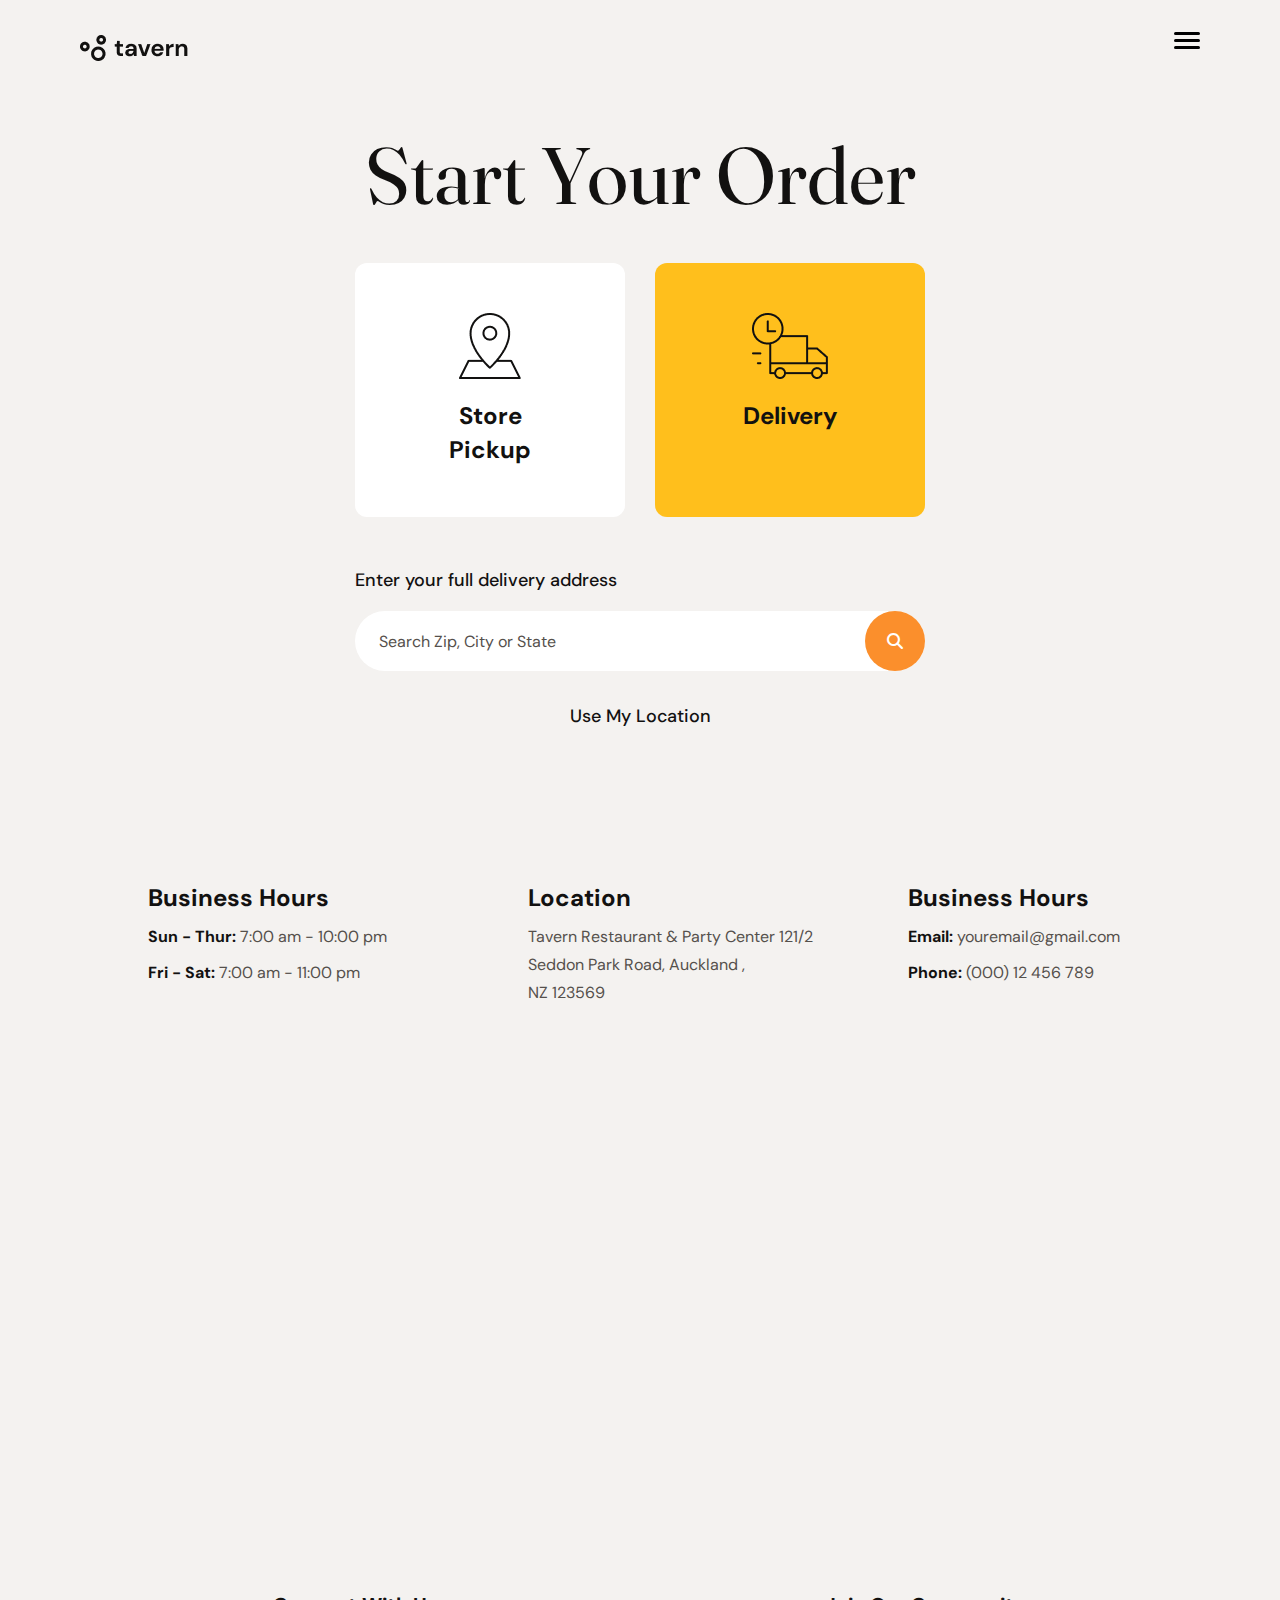
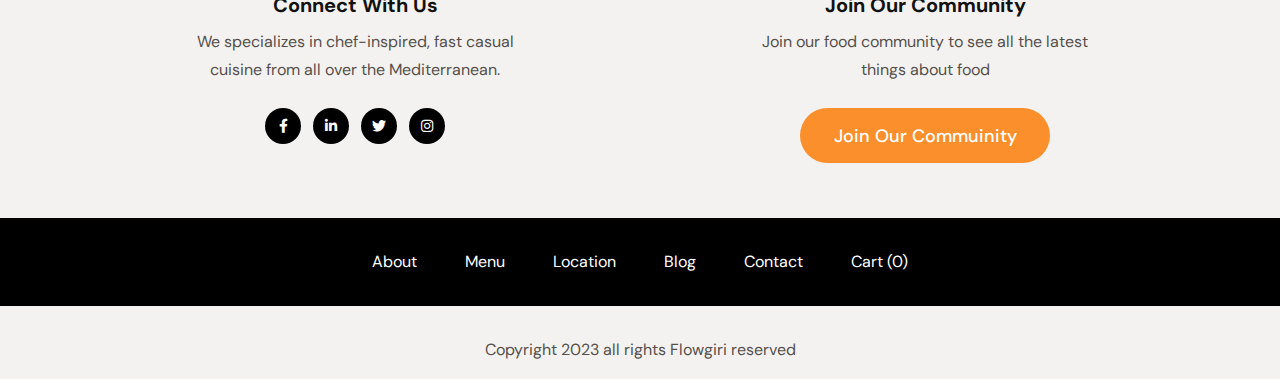
<file: order.html>
<!DOCTYPE html>
<html lang="en">
<head>
  <meta charset="UTF-8">
  <meta name="viewport" content="width=device-width, initial-scale=1.0">
  <title>Home</title>
  <!-- Favicon-img -->
  <link rel="icon"  href="assets/img/Favicon/figma-icon-2048x2048-lvgft610.png">
  <!-- Fontawsome -->
   <link rel="stylesheet" href="assets/Fontawsome/Css/all.min.css">
   <link rel="stylesheet" href="assets/Fontawsome/Css/fontawesome.css">
  <!-- Link Full Project-Animation -->
   <link rel="stylesheet" href="assets/css/animation.css">
  <!-- Bootstrap -->
  <link rel="stylesheet" href="assets/css/Bootstrap.css">
 <!-- Icon-Set -->
  <link rel="stylesheet" href="assets/css/iconly.min.css">
 <!-- Link Swiper's CSS -->
  <link rel="stylesheet" href="https://cdn.jsdelivr.net/npm/swiper@11/swiper-bundle.min.css" />
  <!-- Css-Link -->
  <link rel="stylesheet" href="assets/css/style.css">
  <!-- Responsive-Css -->
  <link rel="stylesheet" href="assets/css/responsive.css">
</head>
<body class="body-bg-color-set">
  


<!-- =============================================================Top-Header-Nav-Home====================================== -->
 <!-- =============================================================================================================== -->
 <header>
  <div class="container Home-nav-sec mt-3">
    <input type="checkbox" name="check" id="check">
    <div class="logo-container">
      <img src="assets/img/Home/Logo.png" alt="">
     </div>

    <div class="nav-btn">
      <div class="nav-links">
        <ul>
 
          <li class="nav-link" style="--i: 1.1s">
            <a href="index.html">About</a>
            <div class="dropdown">
              <ul>
                <li class="dropdown-link">
                  <a href="#">Link 1</a>
                </li>
                <li class="dropdown-link">
                  <a href="#">Link 2</a>
                </li>
                <li class="dropdown-link">
                  <a href="#">Link 3<i class="fas fa-caret-down"></i></a>
                  <div class="dropdown second">
                    <ul>
                      <li class="dropdown-link">
                        <a href="#">Link 1</a>
                      </li>
                      <li class="dropdown-link">
                        <a href="#">Link 2</a>
                      </li>
                      <li class="dropdown-link">
                        <a href="#">Link 3</a>
                      </li>
                      <li class="dropdown-link">
                        <a href="#">More<i class="fas fa-caret-down"></i></a>
                        <div class="dropdown second">
                          <ul>
                            <li class="dropdown-link">
                              <a href="#">Link 1</a>
                            </li>
                            <li class="dropdown-link">
                              <a href="#">Link 2</a>
                            </li>
                            <li class="dropdown-link">
                              <a href="#">Link 3</a>
                            </li>
                          </ul>
                        </div>
                      </li>
                    </ul>
                  </div>
                </li>
                <li class="dropdown-link">
                  <a href="#">Link 4</a>
                </li>
              </ul>
            </div>
          </li>
          
 
          <li class="nav-link" style="--i: 1.1s">
            <a href="about.html">Menu</a>
            <div class="dropdown">
              <ul>
                <li class="dropdown-link">
                  <a href="#">Link 1</a>
                </li>
                <li class="dropdown-link">
                  <a href="#">Link 2</a>
                </li>
                <li class="dropdown-link">
                  <a href="#">Link 3<i class="fas fa-caret-down"></i></a>
                  <div class="dropdown second">
                    <ul>
                      <li class="dropdown-link">
                        <a href="#">Link 1</a>
                      </li>
                      <li class="dropdown-link">
                        <a href="#">Link 2</a>
                      </li>
                      <li class="dropdown-link">
                        <a href="#">Link 3</a>
                      </li>
                      <li class="dropdown-link">
                        <a href="#">More<i class="fas fa-caret-down"></i></a>
                        <div class="dropdown second">
                          <ul>
                            <li class="dropdown-link">
                              <a href="#">Link 1</a>
                            </li>
                            <li class="dropdown-link">
                              <a href="#">Link 2</a>
                            </li>
                            <li class="dropdown-link">
                              <a href="#">Link 3</a>
                            </li>
                          </ul>
                        </div>
                      </li>
                    </ul>
                  </div>
                </li>
                <li class="dropdown-link">
                  <a href="#">Link 4</a>
                </li>
              </ul>
            </div>
          </li>
 
          <li class="nav-link" style="--i: 1.1s">
            <a href="menu.html" >Order Now</a>
            <div class="dropdown">
              <ul>
                <li class="dropdown-link">
                  <a href="#">Link 1</a>
                </li>
                <li class="dropdown-link">
                  <a href="#">Link 2</a>
                </li>
                <li class="dropdown-link">
                  <a href="#">Link 3<i class="fas fa-caret-down"></i></a>
                  <div class="dropdown second">
                    <ul>
                      <li class="dropdown-link">
                        <a href="#">Link 1</a>
                      </li>
                      <li class="dropdown-link">
                        <a href="#">Link 2</a>
                      </li>
                      <li class="dropdown-link">
                        <a href="#">Link 3</a>
                      </li>
                      <li class="dropdown-link">
                        <a href="#">More<i class="fas fa-caret-down"></i></a>
                        <div class="dropdown second">
                          <ul>
                            <li class="dropdown-link">
                              <a href="#">Link 1</a>
                            </li>
                            <li class="dropdown-link">
                              <a href="#">Link 2</a>
                            </li>
                            <li class="dropdown-link">
                              <a href="#">Link 3</a>
                            </li>
                          </ul>
                        </div>
                      </li>
                    </ul>
                  </div>
                </li>
                <li class="dropdown-link">
                  <a href="#">Link 4</a>
                </li>
              </ul>
            </div>
          </li>
  
 
          <li class="nav-link" style="--i: 1.1s">
            <a href="order.html" class="active">Blog</a>
            <div class="dropdown">
              <ul>
                <li class="dropdown-link">
                  <a href="#">Link 1</a>
                </li>
                <li class="dropdown-link">
                  <a href="#">Link 2</a>
                </li>
                <li class="dropdown-link">
                  <a href="#">Link 3<i class="fas fa-caret-down"></i></a>
                  <div class="dropdown second">
                    <ul>
                      <li class="dropdown-link">
                        <a href="#">Link 1</a>
                      </li>
                      <li class="dropdown-link">
                        <a href="#">Link 2</a>
                      </li>
                      <li class="dropdown-link">
                        <a href="#">Link 3</a>
                      </li>
                      <li class="dropdown-link">
                        <a href="#">More<i class="fas fa-caret-down"></i></a>
                        <div class="dropdown second">
                          <ul>
                            <li class="dropdown-link">
                              <a href="#">Link 1</a>
                            </li>
                            <li class="dropdown-link">
                              <a href="#">Link 2</a>
                            </li>
                            <li class="dropdown-link">
                              <a href="#">Link 3</a>
                            </li>
                          </ul>
                        </div>
                      </li>
                    </ul>
                  </div>
                </li>
                <li class="dropdown-link">
                  <a href="#">Link 4</a>
                </li>
              </ul>
            </div>
          </li>
          
 
          <li class="nav-link" style="--i: 1.1s">
            <a href="#">Contact </a>
            <div class="dropdown">
              <ul>
                <li class="dropdown-link">
                  <a href="#">Link 1</a>
                </li>
                <li class="dropdown-link">
                  <a href="#">Link 2</a>
                </li>
                <li class="dropdown-link">
                  <a href="#">Link 3<i class="fas fa-caret-down"></i></a>
                  <div class="dropdown second">
                    <ul>
                      <li class="dropdown-link">
                        <a href="#">Link 1</a>
                      </li>
                      <li class="dropdown-link">
                        <a href="#">Link 2</a>
                      </li>
                      <li class="dropdown-link">
                        <a href="#">Link 3</a>
                      </li>
                      <li class="dropdown-link">
                        <a href="#">More<i class="fas fa-caret-down"></i></a>
                        <div class="dropdown second">
                          <ul>
                            <li class="dropdown-link">
                              <a href="#">Link 1</a>
                            </li>
                            <li class="dropdown-link">
                              <a href="#">Link 2</a>
                            </li>
                            <li class="dropdown-link">
                              <a href="#">Link 3</a>
                            </li>
                          </ul>
                        </div>
                      </li>
                    </ul>
                  </div>
                </li>
                <li class="dropdown-link">
                  <a href="#">Link 4</a>
                </li>
              </ul>
            </div>
          </li>

 
          <li class="nav-link" style="--i: 1.1s">
            <a href="#">Cart (0)</a>
            <div class="dropdown">
              <ul>
                <li class="dropdown-link">
                  <a href="#">Link 1</a>
                </li>
                <li class="dropdown-link">
                  <a href="#">Link 2</a>
                </li>
                <li class="dropdown-link">
                  <a href="#">Link 3<i class="fas fa-caret-down"></i></a>
                  <div class="dropdown second">
                    <ul>
                      <li class="dropdown-link">
                        <a href="#">Link 1</a>
                      </li>
                      <li class="dropdown-link">
                        <a href="#">Link 2</a>
                      </li>
                      <li class="dropdown-link">
                        <a href="#">Link 3</a>
                      </li>
                      <li class="dropdown-link">
                        <a href="#">More<i class="fas fa-caret-down"></i></a>
                        <div class="dropdown second">
                          <ul>
                            <li class="dropdown-link">
                              <a href="#">Link 1</a>
                            </li>
                            <li class="dropdown-link">
                              <a href="#">Link 2</a>
                            </li>
                            <li class="dropdown-link">
                              <a href="#">Link 3</a>
                            </li>
                          </ul>
                        </div>
                      </li>
                    </ul>
                  </div>
                </li>
                <li class="dropdown-link">
                  <a href="#">Link 4</a>
                </li>
              </ul>
            </div>
          </li>


        </ul>
      </div>
      <div class="log-sign wrapper" style="--i: 1.8s">
        <a href="#" class="btn-nav-on transparent">Sign In</a>

        
          <div class=" button-2 btn-nav-two solid">Book a Table</div>
       
      </div>
    </div>

    <div class="hamburger-menu-container">
      <div class="hamburger-menu">
        <div></div>
      </div>
    </div>
  </div>
</header>

<main>


<!-- ============================================================Section-One-Order========================================= -->
 <!-- =============================================================================================================== -->


<section class="One-Order">
  <div class="container">
   <div class="Start-Your">
     <h1 data-aos="fade-right"
     data-aos-duration="2500">Start Your Order</h1>
     <div class="d-block d-md-flex justify-content-between Store-Pickup">
      <div class="Store-Pickup-one">   
          <img src="assets/img/Order/location.png" alt="">
          <h3>Store Pickup</h3>
      </div>
      <div class="Store-Pickup-one-bg-cng">   
        <img src="assets/img/Order/delivery.png" alt="">
        <h3>Delivery</h3>
     </div>
     </div>
     <div class="Enter-your">
      <h5>Enter your full delivery address</h5>
     </div>
     <div class="form-order-sec position-relative">
      <form >
        <input type="text" id="fname-order" name="fname" placeholder="Search Zip, City or State">
      </form> 
      <div class="serch-icon">
        <i class="fa-solid fa-magnifying-glass"></i>
      </div>
     </div>
     <div class="Use-My">
      <h6>Use My Location</h6>
     </div>
   </div>

  </div>
</section>








</main>
  <!-- ============================================================Section-Footer-Home========================================= -->
 <!-- =============================================================================================================== -->

 <footer>
  <section class="footer-sec-parent">
    <div class="container">
      <div class="row">
        <div class="col-12 col-md-4">
          <div class="d-flex">
            <div>
              <img src="assets/img/Home/svg/watch.svg" alt=""
              data-aos="flip-left"
              data-aos-duration="2000">
            </div>
            <div class="ps-3 Business-Hours">
              <h3>Business Hours</h3>
              <h6>Sun - Thur:<span> 7:00 am - 10:00 pm</span></h6>
              <h6>Fri - Sat:<span> 7:00 am - 11:00 pm</span></h6>
            </div>
          </div>
        </div>
        <div class="col-12 col-md-4">
          <div class="d-flex">
            <div>
              <img src="assets/img/Home/svg/home.svg" alt=""
              data-aos="flip-left"
              data-aos-duration="2000">
            </div>
            <div class="ps-3 Business-Hours">
              <h3>Location</h3>
              <h6><span class="Tavern">Tavern Restaurant & Party Center 121/2 Seddon Park Road, Auckland , <br>
                NZ 123569</span></h6>
            </div>
          </div>
        </div>
        <div class="col-12 col-md-4">
          <div class="d-flex">
            <div>
              <img src="assets/img/Home/svg/plan.svg" alt=""
              data-aos="flip-left"
              data-aos-duration="2000">
            </div>
            <div class="ps-3 Business-Hours">
              <h3>Business Hours</h3>
              <h6>Email:<span> <a href="#"> youremail@gmail.com</a></span></h6>
              <h6>Phone:<span> <a href="#"> (000) 12 456 789 </a></span></h6>
            </div>
          </div>
        </div>
      </div>
      <div class="map-section">
        <iframe src="https://www.google.com/maps/embed?pb=!1m18!1m12!1m3!1d117658.79381573842!2d89.44986407243641!3d22.845507951992037!2m3!1f0!2f0!3f0!3m2!1i1024!2i768!4f13.1!3m3!1m2!1s0x39ff9071cb47152f%3A0xf04b212290718952!2sKhulna!5e0!3m2!1sen!2sbd!4v1719381172871!5m2!1sen!2sbd" width="100%" height="470" style="border:0;" allowfullscreen="" loading="lazy" referrerpolicy="no-referrer-when-downgrade"></iframe>
      </div>
      <div class="row">
        <div class="col-12 col-md-6 order-2 order-md-1">
          <div class="Connect">
            <h3>Connect With Us</h3>
            <p>We specializes in chef-inspired, fast casual cuisine from all over the Mediterranean.</p>
            <div class="icon-sec-footer">
              <a href="#"><i class="fa-brands fa-facebook-f"></i></a>
              <a href="#"><i class="fa-brands fa-linkedin-in"></i></a>
              <a href="#"><i class="fa-brands fa-twitter"></i></a>
              <a href="#"><i class="fa-brands fa-instagram"></i></a>
            </div>
          </div>
        </div>
        <div class="col-12 col-md-6 order-1 order-md-2">
          <div class="Connect">
            <h3>Join Our Community</h3>
            <p>Join our food community to see all the latest things about food</p>
            <div class="button-8">
              <button class="button-sec-4 button-3-sec" type="button">Join Our Commuinity</button>
             </div>
          </div>
        </div>
      </div>
    </div>
  </section>

  <section class="footer-link">
    <div class="container">
      <div>
        <ul class="d-block d-md-flex align-items-center footer-link-one flex-wrap">
          <li><a href="#">About</a></li>
          <li><a href="#">Menu</a></li>
          <li><a href="#">Location</a></li>
          <li><a href="#">Blog</a></li>
          <li><a href="#">Contact</a></li>
          <li><a href="#">Cart (0)</a></li>
        </ul>
       </div>
    </div>
  </section>

  <section>
    <div class="container">
      <div class="Copyright">
        <h6>Copyright 2023 all rights Flowgiri reserved</h6>
       </div>
    </div>
  </section>

 </footer>







<!-- Js-Link -->
  <script src="assets/js/js.js"></script>
<!-- Bootstrap -->
  <script src="assets/js/Bootstrap.js"></script>
<!-- Swiper JS -->
  <script src="https://cdn.jsdelivr.net/npm/swiper@11/swiper-bundle.min.js"></script>
  <!--  Link Full Project-Animation  -->
<script src="assets/js/animation.js.js"></script>
<!-- Tab-Link -->

<script>
    AOS.init();
</script>





</body>
</html>
</file>
<file: assets/css/style.css>
@import url('https://fonts.googleapis.com/css2?family=Arimo:ital,wght@0,400..700;1,400..700&family=Bona+Nova:ital,wght@0,400;0,700;1,400&family=DM+Sans:ital,opsz,wght@0,9..40,100..1000;1,9..40,100..1000&family=Fraunces:ital,opsz,wght@0,9..144,100..900;1,9..144,100..900&family=Playball&family=Qwigley&display=swap');

*{
  margin: 0;
  padding: 0;
  box-sizing: border-box;
}

a{
  text-decoration: none;
}
li{
  list-style: none;
}
ul {
  list-style: none;
}
/* <!-- =============================================================Top-Header-Nav====================================== -->
 <!-- =============================================================================================================== --> */
:root {
  --clr-bg-header: #3D8361;
  --clr-btn: #3D8361;
  --clr-dropdown: #1C6758;
  --clr-nav-hover: #1E6F5C;
  --clr-dropdown-hov: #289672;
  --clr-dropdown-link-hov: #29BB89;
  --clr-light: #FAFAFA;
  --font-family: "DM Sans", sans-serif;
  --second-family: "Arimo", sans-serif;
  --third-family: "Bona Nova", sans-serif;
  --font3: "Font Awesome 6 Free", sans-serif;
  --font4: "Fraunces", sans-serif;
  --font5: "Font Awesome 6 Brands", sans-serif;
  --font6: "Clash Grotesk", sans-serif;
  --font7: "Clash Display", sans-serif;
  --font8: "Qwigley", sans-serif;
  --font9: "Plus Jakarta Sans", sans-serif;
  --font10: "Cabinet Grotesk", sans-serif;
  --font11: "Satoshi", sans-serif;
  --font12: "Playball", sans-serif;
  --font13: "Red Hat Display", sans-serif;
}




.body-bg-color-set{
  background: #f4f2f0;
}



header {
  position: initial;
  top: 0px;
  width: 100%;
  z-index: 1000;
}



.overlay {
  position: absolute;
  width: 100%;
  height: 100%;
  top: 0;
  left: 0;
  background-color: rgba(30, 130, 95, 0.5);

}

.Home-nav-sec{
  padding: 0 10px;
  margin: 0 auto;
  display: flex;
  align-items: center;
  position: relative;

}

.logo-container {
  display: flex;
  align-items: center;
  margin-top: 15px;
}

.nav-btn {
  width: 100%;
  display: flex;
  align-items: center; 
  margin-top: 15px;
}

.nav-links {
  flex: 2;
}

.log-sign {
  display: flex;
  justify-content: center;
  align-items: center;

}

.logo {
  color: var(--clr-light);
  font-size: 1.1rem;
  font-weight: 600;
  letter-spacing: 2px;
  text-transform: uppercase;
  line-height: 3rem;
}

.logo span {
  font-weight: 300;
}

.log-sign.btn-nav-on {
  display: inline-block;
  border: 1px solid #f4f2f0;;
  border-radius: 2rem;
  line-height: 1;
  transition: .3s;
}
.log-sign.btn-nav-two{
  display: inline-block;
  border: 1px solid black;
  line-height: 1;
  transition: .3s;
  position: relative;
}

.btn-nav-two::before{
  content: '';
  position: absolute;
  top: 0;
  left: 0;
  transition: transform 0.3s cubic-bezier(0.7, 0, 0.2, 1);
  transform-origin: 100% 50%;
}
.btn-nav-two::before:hover{
  content: '';
  position: absolute;
  top: 0;
  left: 0;
  transition: transform 0.3s cubic-bezier(0.7, 0, 0.2, 1);
  transform-origin: 100% 50%;
}
.transparent{

  padding: .5rem 1.3rem;
  border-radius: 2rem;
  font-family: var(--font-family);
  font-weight: 500;
  font-size: 16px;
  line-height: 175%;
  text-align: center;
  background: #f4f2f0;
  color: #121110;
  margin: 0 .6rem;
  transition: 0.4s;

}
.transparent:hover{
  color: white;
  background-color: black;
 }
.solid{
  font-family: var(--font-family);
  font-weight: 500;
  font-size: 16px;
  padding: .5rem 1.3rem;
  line-height: 175%;
  text-align: center;
  color: #fff;
  background: #FB8F2C;
  border-radius: 2rem;
  margin: 0 0rem;
  cursor: pointer;
}
.solid:hover{
 color: white;
}


.nav-links > ul {
  padding-left: 190px;
  display: flex;
  justify-content: center;
  align-items: center;  
}

.nav-link {
  position: relative;
}

.nav-link > a {
  font-family: var(--font-family);
  font-weight: 400;
  font-size: 16px;
  line-height: 175%;
  text-align: center;
  color: #55504c;
  padding: 0px 0px;
  letter-spacing: 1px;
  display: flex;
  align-items: center;
  justify-content: space-between;
  transition: .5s;

}

.nav-link > a > i {
  margin-left: .2rem;
}



.dropdown {
  position: absolute;
  top: 100%;
  left: 0;
  width: 10rem;
  transform: translateY(10px);
  opacity: 0;
  pointer-events: none;
  transition: .5s;
  z-index: 55;
}

.dropdown ul {
  position: relative;
  padding: 0px 0px;
}

.dropdown-link > a {
  display: flex;
  background-color:white;
  color: var(--clr-dropdown);
  padding: .5rem 1rem;
  font-size: .9rem;
  align-items: center;
  justify-content: space-between;
  transition: .3s;
}

.dropdown-link:hover > a {
  background-color: var(--clr-dropdown);
  color: var(--clr-light);
}

.dropdown-link:not(:nth-last-child(2)) {
  border-bottom: 1px solid var(--clr-light);
}

.dropdown-link i {
  transform: rotate(-90deg);
}

.arrow {
  position: absolute;
  width: 11px;
  height: 11px;
  top: -5.5px;
  left: 32px;
  background-color: var(--clr-light);
  transform: rotate(45deg);
  cursor: pointer;
  transition: .3s;
  z-index: -1;
}
.dropdown-link {
  position: relative;
}

.dropdown.second {
  top: 0;
  left: 100%;
  padding-left: 0rem;
  cursor: pointer;
  transform: translateX(10px);
}

.dropdown.second .arrow {
  top: 10px;
  left: -5.5px;
}

.nav-link:hover > .dropdown,
.dropdown-link:hover>.dropdown {
  transform: translate(0, 0);
  opacity: 1;
  pointer-events: auto;

}

.hamburger-menu-container {
  flex: 1;
  display: none;
  align-items: center;
  justify-content: flex-end;
}

.hamburger-menu {
  width: 2.5rem;
  height: 2.5rem;
  display: flex;
  align-items: center;
  justify-content: flex-end;
}

.hamburger-menu div {
  width: 1.6rem;
  height: 3px;
  border-radius: 3px;
  background-color: black;
  position: relative;
  z-index: 1001;
  transition: .5s;
}

.hamburger-menu div:before,
.hamburger-menu div:after {
  content: '';
  position: absolute;
  width: inherit;
  height: inherit;
  background-color: black;
  border-radius: 3px;
  transition: .5s;
}

.hamburger-menu div:before {
  transform: translateY(-7px);
}

.hamburger-menu div:after {
  transform: translateY(7px);
}

#check {
  color: black;
  position: absolute;
  top: 50%;
  right: 0rem;
  transform: translateY(-50%);
  width: 2.5rem;
  height: 2.5rem;
  z-index: 90000;
  cursor: pointer;
  opacity: 0;
  display: none;
 
}

#check:checked ~ .hamburger-menu-container .hamburger-menu div {
  background-color: transparent;
}

#check:checked ~ .hamburger-menu-container .hamburger-menu div:before {
  transform: translateY(0) rotate(-45deg);
}

#check:checked ~ .hamburger-menu-container .hamburger-menu div:after {
  transform: translateY(0) rotate(45deg);
}

@keyframes animation {
  from {
    opacity: 0;
    transform: translateY(15px);
  }

  to {
    opacity: 1;
    transform: translateY(0px);
  }
}


/* btn hover */

.button-2 {
  color: #fff;
  background-image: -webkit-linear-gradient(30deg, #000000 50%, transparent 50%);
  background-image: linear-gradient(30deg, #000000 50%, transparent 50%);
  background-size: 500px;
  background-repeat: no-repeat;
  background-position: 0%;
  -webkit-transition: background 300ms ease-in-out;
  transition: background 300ms ease-in-out;
  transition: 0.8s;
}
.button-2:hover {
  background-position: 100%;
  color: white;
}


/* <!-- ============================================================Section-One-Home========================================= -->
 <!-- =============================================================================================================== --> */
.food-that-test{
  margin-top: 20px;
}
.food-1{
  max-width: 100%;

}
/* Active */
.nav-links .active{
  color: #ffbf1c;
}
/*  */
.food-2{
  max-width: 100%;

}
.food-that h1{
  font-family: var(--font4);
  font-weight: 400;
  font-size: 130px;
  line-height: 100%;
  color: #121110;
}
.home-section-one{
  margin-top: 50px;
}
.home-img-1 img{
  max-width: 100%;
}
.home-img-1-bg img{
  max-width: 100%;
}
.home-img-1{
  position: relative;
  z-index: 11;
}
.home-img-1-bg {
  position: absolute;
  top: 35%;
  left: -129px;
  z-index: -11;
}
.best-place h5{
  font-family: var(--font8);
  font-weight: 400;
  font-size: 40px;
  line-height: 100%;
  color: #40af49;
}
.best-place p{
  font-family: var(--font-family);
  font-weight: 400;
  font-size: 20px;
  line-height: 160%;
  color: #55504c;
}


/* btn hover */

.button-sec-2 {
  border-radius: 30px;
  padding: 15px 35px;
  width: 177px;
  height: 60px;
  text-align: center;
  color: #000;
  font-weight: 600;
  display: inline-block;
  font-family: var(--font-family);
  font-weight: 500;
  font-size: 18px;
  line-height: 167%;
  text-align: center;
  color: #fff;
}
.button-3 {
  background-image: -webkit-linear-gradient(30deg, #fb8f2c 50%, #020030 50%);
  background-image: linear-gradient(30deg, #fb8f2c 50%, #020030 50%);
  background-size: 500px;
  background-repeat: no-repeat;
  background-position: 0%;
  -webkit-transition: background 300ms ease-in-out;
  transition: background 300ms ease-in-out;
  border: none;
  transition: 0.8s;

}
.button-3:hover {
  background-position: 100%;
  background-color: #020030;
}
/* End-btn hover */
.button-down-sec{
  margin-top: 55px;
}
.sec-Happy{
  font-family: var(--font-family);
  font-weight: 400;
  font-size: 14px;
  line-height: 143%;
  color: #55504c;
}
.sec-24{
  font-family: var(--font4);
  font-weight: 400;
  font-size: 40px;
  line-height: 125%;
  color: #121110;
}
.dag-1{
  border-radius: 0px;
  width: 1px;
  height: 50px;
  background: #121110;
  opacity: 0.2;
}
.mouse svg{
  margin-top: 70px;
}



/*  <!-- ============================================================Section-Two-Home========================================= -->
 <!-- =============================================================================================================== --> */

 .home-parent-two{
  background: #fb8f2c;
  margin-top: 70px;
  
 }

 .Were-building h2{
  font-family: var(--font4);
  font-weight: 400;
  font-size: 50px;
  line-height: 120%;
  color: #121110;
  text-align: center;  
  padding: 55px 0px;
 }



 /* 
 <!-- ============================================================Section-Three-Home========================================= -->
 <!-- =============================================================================================================== --> */
.Parent-home-contain{
  margin-top: 150px;
}
/* fixed width */

 .home-parent-three{
  max-width: 670px;
  margin: auto;
 }
 .home-parent-three h5{
  font-family: var(--font8);
  font-weight: 400;
  font-size: 40px;
  line-height: 100%;
  text-align: center;
  color: #40af49;
 }
 .home-parent-three h3{
  font-family: var(--font4);
  font-weight: 400;
  font-size: 80px;
  line-height: 100%;
  text-align: center;
  color: #121110;
 }
 .cow-img {
  margin-top: 0px;
  text-align: end;
  margin-top: -60px;
 }



  /* 
 <!-- ============================================================Section-Four-Bg-img-Home========================================= -->
 <!-- =============================================================================================================== --> */

 .home-parent-four-img{
  margin-top: 48px;
 }
/* fixed width */
 .home-parent-four-img p{
  max-width: 670px; 
  margin: auto;
  font-family: var(--font-family);
  font-weight: 400;
  font-size: 18px;
  line-height: 167%;
  text-align: center;
  color: #55504c;
  margin-top: 18px;
 }
.home-parent-four-img img{
  max-width: 100%;
}
 /* Button Section One Copy Style*/
 .button-4{
  text-align: center;
  margin-top: 38px;
 }


/* 
  <!-- ============================================================Section-Five-Home========================================= -->
 <!-- =============================================================================================================== --> */
.five-home-sec{
  margin-top: 150px;
}
.feature h5{
  font-family: var(--font8);
  font-weight: 400;
  font-size: 40px;
  line-height: 100%;
  color: #40af49;
}
.feature h2{
  font-family: var(--font4);
  font-weight: 400;
  font-size: 80px;
  line-height: 100%;
  color: #121110;
}
.feature img{
  max-width: 100%;
  margin-top: 55px;

}
.feature h6{
  font-family: var(--font-family);
  font-weight: 700;
  font-size: 22px;
  line-height: 145%;
  color: #121110;
  margin-top: 20px;
}
.feature p{
  width: 85%;
  font-family: var(--font-family);
  font-weight: 400;
  font-size: 18px;
  line-height: 167%;
  color: #55504c;
  margin-bottom: 0px;
}
/* Right */
.Lunch-Dinner img{
  max-width: 100%;
}
.Lunch-Dinner h6{
  font-family: var(--font-family);
  font-weight: 700;
  font-size: 22px;
  line-height: 145%;
  color: #121110;
  margin-top: 20px;
}
.Lunch-Dinner p{
  font-family: var(--font-family);
  font-weight: 400;
  font-size: 18px;
  line-height: 167%;
  color: #55504c;

}
 /* Button Section One Copy Style*/
 .button-sec-5 {
  border-radius: 30px;
  padding: 15px 35px;
  width: 190px;
  height: 60px;
  text-align: center;
  color: #000;
  font-weight: 600;
  display: inline-block;
  font-family: var(--font-family);
  font-weight: 500;
  font-size: 18px;
  line-height: 167%;
  text-align: center;
  color: #fff;
}
.button-5{
 text-align: center;
 margin-top: 55px;
}


/* 
  <!-- ============================================================Section-Six-Home========================================= -->
 <!-- =============================================================================================================== --> */

 .home-six{
  margin-top: 100px;
  background-color: #121110;

 }
.Exclusive-Get-Fresh h5{
  font-family: var(--font-family);
  font-weight: 700;
  font-size: 24px;
  line-height: 142%;
  color: #fff;
}
.Exclusive-Get-Fresh p{
  font-family: var(--font-family);
  font-weight: 400;
  font-size: 16px;
  line-height: 175%;
  color: #fff;
  opacity: 0.7;
}
.home-six-sec{
  padding: 70px 0px 60px 0px;  
}

/*   <!-- ============================================================Section-Sevcen-Home========================================= -->
 <!-- =============================================================================================================== --> */
/* fixed width */
.our-menu-home{
  margin-top: 100px;
}
 .our-menu{
  max-width: 670px;
  margin: auto;
 }
 .our-menu h6{
  font-family: var(--font8);
  font-weight: 400;
  font-size: 40px;
  line-height: 100%;
  text-align: center;
  color: #40af49;
 }
 .our-menu h2{
  font-family: var(--font4);
  font-weight: 400;
  font-size: 80px;
  line-height: 100%;
  text-align: center;
  color: #121110;
 }

 /* Tab-sec */




.portfolio{
  max-width: 1194px;
  margin: 0px auto ;
  text-align: center;
}

.button-group{
  margin-top: 30px;
  margin-bottom: 60px;
  font-family: var(--font4);
  font-weight: 400;
  line-height: 142%;
  text-transform: capitalize;
  color: #55504c;
}
.button-group .button{
  font-size: 24px;
  display: inline-block;
  padding: 10px 20px;
  margin: 5px;
  color: #55504c;
  text-transform: capitalize;
  letter-spacing: 1px;
  transition: all 0.4s;
  border: none;
  outline: none;
  cursor: pointer;
}
.button-group .button.active{
  color: #fb8f2c;
}
.active{
  color: #fb8f2c;

}
.button-group .button:hover{
  color: #fb8f2c;

}
div.gallery{
  width: 100%;
  display: flex;
  flex-wrap: wrap;

}
div.gallery .item{
  
  position: initial !important;
  margin: 0;
}

/* fixed width */

.item img{
  display: block;
  transition: 0.3s;
  overflow: hidden;
  background-color: #fff;
  border-radius: 15px 15px 0px 0px;  
}
.item img:hover{
  opacity: 0.7;
}
.icon-star i{
color: #ffbf1c;
}
/* fixed width */

.icon-star{
  width: 370px;
  padding: 20px;
  text-align: start;
  background-color: #fff;
  border-radius: 0px 0px 12px 12px;
}
.icon-star h5{
  font-family: var(--font-family);
  font-weight: 700;
  font-size: 22px;
  line-height: 145%;
  color: #121110;
  margin-top: 17px;
}
.icon-star p{
  font-family: var(--font-family);
  font-weight: 400;
  font-size: 16px;
  line-height: 175%;
  color: #55504c;
}
.icon-star h4{
  font-family: var(--font-family);
  font-weight: 700;
  font-size: 22px;
  line-height: 145%;
  color: #121110;
}

.gallery{
  display: flex;
  gap: 30px;
}

 /* Button Section One Copy Style*/
 .button-sec-6 {
  border-radius: 30px;
  padding: 15px 35px;
  width: 190px;
  height: 60px;
  text-align: center;
  color: #000;
  font-weight: 600;
  display: inline-block;
  font-family: var(--font-family);
  font-weight: 500;
  font-size: 18px;
  line-height: 167%;
  text-align: center;
  color: #fff;
}
 .button-6{
  text-align: center;
  margin-top: 90px;
 }
/* 
  <!-- ============================================================Section-Eight-Home========================================= -->
 <!-- =============================================================================================================== --> */
.home-eight-sec{
  margin-top: 140px;
}
.Get-the h2{
  font-family: var(--font4);
  font-weight: 400;
  font-size: 80px;
  line-height: 100%;
  color: #121110;
  margin-bottom: 70px;
}

 
 /* Swiper-Slider */



 .swiper {
   width: 100%;
   height: 100%;
 }

 .swiper-slide {
   display: flex;
   align-items: center;
 }

 .swiper-slide img {
   display: block;
   width: 100%;
   height: 100%;
   object-fit: cover;

 }

 /*  */
.swiper-img-position{
  position: relative;
}

.lunce-time{
  padding: 60px 216px 60px 40px;
  width: 510px;
  position: absolute;
  top: 50%;
  left: 50%;
  transform: translate(-50%, -50%);
  border: 1px solid rgb(255, 255, 255);  
  border-radius: 12px;
  background: linear-gradient(92deg, #1d1d1b 0%, rgba(71, 69, 69, 0) 100%), url("path_to_image");
}
.lunce-time h4{
  font-family: var(--font4);
  font-weight: 400;
  font-size: 30px;
  line-height: 133%;
  text-transform: capitalize;
  color: #fff;
}
.lunce-time h3{
  font-family: var(--font12);
  font-weight: 400;
  font-size: 84px;
  line-height: 98%;
  letter-spacing: -0.06em;
  text-transform: capitalize;
  color: #fb8f2c;
}
.lunce-time h3 span{
  font-family: var(--font-family);
  font-weight: 700;
  font-size: 20px;
  line-height: 150%;
  color: #fff;
  letter-spacing: -0.06em;

}
.lunce-time p{
  font-family: var(--font-family);
  font-weight: 400;
  font-size: 16px;
  line-height: 175%;
  color: #fff;
}


 /* Button Section One Copy Style*/
 .button-sec-6-swiper {
  border-radius: 30px;
  padding: 0px 0px;
  width: 175px;
  height: 50px;
  text-align: center;
  color: #000;
  font-weight: 600;
  display: inline-block;
  font-family: var(--font-family);
  font-weight: 500;
  font-size: 18px;
  line-height: 167%;
  text-align: center;
  color: #fff;
}
 .button-6-swiper{
  text-align: left;
  margin-top: 30px;
 }
.button-3-section {
  background-image: -webkit-linear-gradient(30deg, #fb8f2c 50%, #020030 50%);
  background-image: linear-gradient(30deg, #fb8f2c 50%, #020030 50%);
  background-size: 500px;
  background-repeat: no-repeat;
  background-position: 0%;
  -webkit-transition: background 300ms ease-in-out;
  transition: background 300ms ease-in-out;
  border: none;
  transition: 0.8s;

}
.button-3-section:hover {
  background-position: 100%;
  background-color: #020030;
}
/*  */
.sw-1-img{
  margin-left: 30px;
}
.Spicy-Club-sec h4{
  font-family: var(--font-family);
  font-weight: 700;
  font-size: 24px;
  line-height: 142%;
  color: #121110;
}
.Spicy-Club-pera p{
  width: 70%;
  font-family: var(--font-family);
  font-weight: 400;
  font-size: 16px;
  line-height: 175%;
  color: #55504c;
}
.sw-padding-set{
  margin: 30px 0px;
}
/* Swiper-Pagination-sec */
.pagination-set-up{
  margin-bottom: 60px;
}

.swiper-pagination-bullet{
  width: 12px;
  height: 12px;
  background-color: #fb8f2c;

}
.sw-position-set{
  position: relative;
  
}

.right-next{
  width: 44px;
  height: 44px;
  border-radius: 50px;
  display: flex;
  align-items: center;
  justify-content: center;
  background-color: transparent;
  position: absolute;
  top: -125px;
  right: 0;
  color: black;
  z-index: 55;
  border: 1px solid black;
  transition: all 0.60s;
}

.left-prev{
  width: 44px;
  height: 44px;
  border-radius: 50px;
  display: flex;
  align-items: center;
  justify-content: center;
  background-color: transparent;
  position: absolute;
  top: -125px;
  right: 50px;
  color: black;
  z-index: 55;
  border: 1px solid black;
  margin-right: 30px;
  transition: all 0.60s;
}

.right-next:hover, .left-prev:hover{
  background-color: #FB8F2C;
  color: #fff;
  border-color: #FB8F2C;
}


/*   <!-- ============================================================Section-Nine-Home========================================= -->
 <!-- =============================================================================================================== --> */

.home-book-your{
  padding-bottom: 60px;
  margin-top: 115px;
  background-color: #000;
}
.flower-set{
  position: relative;

}
.sm-flower {
position: absolute;
top: 180px;
right: 0;
}

.book-your h6{
  font-family: var(--font8);
  font-weight: 400;
  font-size: 40px;
  line-height: 100%;
  text-align: center;
  color: #40af49;
  padding-top: 70px;
}
.book-your h2{
  max-width: 670px;
  margin: auto;
  font-family: var(--font4);
  font-weight: 400;
  font-size: 80px;
  line-height: 100%;
  text-align: center;
  color: #fff;
}
.book-your p{
  font-family: var(--font-family);
  font-weight: 400;
  font-size: 16px;
  line-height: 175%;
  text-align: center;
  color: #fff;
  opacity: 0.7;
  margin-top: 22px;
}

/* Form-Section */
.form-one{
  position: relative;  
}
.form-padin{
  margin-top: 60px;
}
.form-padin-two{
  margin-top: 30px;
}
.form-one input:focus{
  outline: none;
  border: 1px solid rgba(255, 255, 255, 0.654) !important;
}
.form-one input:focus::placeholder{
  color: transparent;
}
.icon-all{
  position: absolute;
  top: 20px;
  right: 20px;

}
#fname-on-sec{
  width: 100%;
  border: 1px solid #454540;
  border-radius: 30px;
  height: 56px;
  background: #232320;
  color: white;
  padding-left: 20px;
}

.form-one ::placeholder{
  font-family: var(--font-family);
  font-weight: 400;
  font-size: 16px;
  line-height: 175%;
  color: #fff;
}

.icon-all i{
  color: white;
  font-size: 18px;
}

 /* Button Section One Copy Style*/
 .button-8{
  text-align: center;
  margin-top: 38px;
 }
 .button-sec-7 {
  border-radius: 30px;
  padding: 15px 35px;
  width: 190px;
  height: 60px;
  text-align: center;
  color: #000;
  font-weight: 600;
  display: inline-block;
  font-family: var(--font-family);
  font-weight: 500;
  font-size: 18px;
  line-height: 167%;
  text-align: center;
  color: #fff;
}
.Dinning h4{
  font-family: var(--font4);
  font-weight: 400;
  font-size: 30px;
  line-height: 133%;
  text-transform: capitalize;
  text-align: center;
  color: #fff;
  margin: 50px 0px 10px 0px;
}
.Dinning h6{
  font-family: var(--font-family);
  font-weight: 700;
  font-size: 16px;
  line-height: 175%;
  color: #fff;
  text-align: center;
}
.Dinning h6 span{
  font-family: var(--font-family);
  font-weight: 400;
  font-size: 16px;
  line-height: 175%;
  color: #fff;
  text-align: center;
  margin-left: 16px;
}



/*   <!-- ============================================================Section-Footer-Home========================================= -->
 <!-- =============================================================================================================== --> */

.footer-sec-parent{
 margin-top: 150px;
}
.Business-Hours h3{
  font-family: var(--font-family);
  font-weight: 700;
  font-size: 24px;
  line-height: 142%;
  color: #121110;
}
.Business-Hours h6{
  font-family: var(--font-family);
  font-weight: 700;
  font-size: 16px;
  line-height: 175%;
  color: #121110;
}
.Business-Hours h6 span{
  font-family: var(--font-family);
  font-weight: 700;
  font-size: 16px;
  line-height: 175%;
  color: #121110;
  font-weight: 400;
  color: #55504c;
} 
.Business-Hours h6 span a{
  font-family: var(--font-family);
  font-weight: 700;
  font-size: 16px;
  line-height: 175%;
  color: #121110;
  font-weight: 400;
  color: #55504c;
}
.map-section{
  margin-top: 50px;
}
.Connect{
  margin-top: 48px;
}
.Connect h3{
  font-family: var(--font-family);
  font-weight: 700;
  font-size: 20px;
  line-height: 150%;
  text-align: center;
  color: #121110;
}
.Connect p{
  max-width: 370px;
  margin: auto;
  font-family: var(--font-family);
  font-weight: 400;
  font-size: 16px;
  line-height: 175%;
  text-align: center;
  color: #55504c;
}
.icon-sec-footer{
  display: flex;
  justify-content: center;
  width: 100%;
  margin-top: 24px;
}
.icon-sec-footer i{
  display: flex;
  font-size: 14px;
  align-items: center;
  justify-content: center;
  width:36px;
  height: 36px;
  color: white;
  text-align: center;
  border-radius: 50px; 
  background: black;
  transition: 0.4s;
  margin:0px 6px;
}
.icon-sec-footer i:hover{
background-color:#fb8f2c ;

}
 /* Button Section One Copy Style*/
 .button-8{
  text-align: center;
  margin-top: 24px;
 }
 .button-sec-4 {
  border-radius: 30px;
  padding: 0px 0px;
  width: 250px;
  height: 55px;
  text-align: center;
  color: #000;
  font-weight: 600;
  display: inline-block;
  font-family: var(--font-family);
  font-weight: 500;
  font-size: 18px;
  line-height: 167%;
  text-align: center;
  color: #fff;
}
.button-3-sec{
  background-image: -webkit-linear-gradient(30deg, #fb8f2c 50%, #020030 50%);
  background-image: linear-gradient(30deg, #fb8f2c 50%, #020030 50%);
  background-size: 700px;
  background-repeat: no-repeat;
  background-position: 0%;
  -webkit-transition: background 300ms ease-in-out;
  transition: background 300ms ease-in-out;
  border: none;
  transition: 0.8s;
}
.button-3-sec:hover {
  background-position: 100%;
  background-color: #020030;
}
.footer-link{
  background-color: #000;
  margin-top: 55px;
  padding: 30px 0px;
}
.footer-link-one {
  display: flex;
  align-items: center;
  justify-content: center;

}
ul{
  padding-left: 0px;
  margin-bottom: 0px;
}
.footer-link-one li a{
  margin: 0px 24px;
  font-family: var(--font-family);
  font-weight: 400;
  font-size: 16px;
  line-height: 175%;
  text-align: center;
  color: #fff;  
  transition: 0.4s;
}
.footer-link-one li a:hover{
 color: #fb8f2c;  
}
.Copyright h6{
  font-family: var(--font-family);
  font-weight: 400;
  font-size: 16px;
  line-height: 175%;
  text-align: center;
  color: #55504c;
  margin:30px 0px 15px 0px;
}




/* =============================================================================================================== */
/* =========================================================About-Section- Start================================== */
/* =============================================================================================================== */



/* <!-- ============================================================Section-One-About========================================= -->
 <!-- =============================================================================================================== --> */

.About-us-sec{
  margin-top: 80px;
}
.About-us img{
 max-width: 100%;
 margin-top: 65px;
}
.about-none {
  display: none;
}
.about-bg{
  display: block;
}
.About-us h6{
  font-family: var(--font8);
  font-weight: 400;
  font-size: 40px;
  line-height: 100%;
  text-align: center;
  color: #40af49;
}
.About-us h1{
  font-family: var(--font4);
  font-weight: 400;
  font-size: 130px;
  line-height: 100%;
  text-align: center;
  color: #121110;
}



/* <!-- ============================================================Section-Two-About========================================= -->
 <!-- =============================================================================================================== --> */

.our-story{
  margin-top: 150px;
  max-width: 770px;
}
.our-story h6{
  font-family: var(--font8);
  font-weight: 400;
  font-size: 40px;
  line-height: 100%;
  color: #40af49;
}
.our-story h3{
  font-family: var(--font4);
  font-weight: 400;
  font-size: 40px;
  line-height: 125%;
  color: #121110;
}
.our-story-about{
  display: flex;
  align-items: end;
  justify-content: end;
}
.As-the{
  margin-top: 50px;
}


/* ======================================================== Section-Three-About========================================*/

.about-three{
  margin-top: 150px;
}

.Our-goal h5{
  font-family: var(--font8);
  font-weight: 400;
  font-size: 40px;
  line-height: 100%;
  color: #40af49;
}
.Our-goal h3{
  max-width: 570px;
  font-family: var(--font4);
  font-weight: 400;
  font-size: 80px;
  line-height: 100%;
  color: #121110;
}
.Our-goal p{
  max-width: 570px;
  font-family: var(--font-family);
  font-weight: 400;
  font-size: 18px;
  line-height: 167%;
  color: #55504c;
  margin-top: 20px;
}
.about-bg-1-sec img{
  max-width: 100%;
}
.about-bg-2{
  display: block;
}
.about-bg-3{
  display: none;
}

/* <!-- ============================================================Section-Four-Noumber-CounterAbout========================================= -->
 <!-- =============================================================================================================== --> */

.about-four{
  margin-top: 70px;
}
.counter-up{
  background: url("images/bg-2.jpeg") no-repeat;
  background-size: cover;
  background-attachment: fixed;
  padding: 0 0px;
  position: relative;
  display: flex;
  align-items: center;
}
.counter-up::before{
  position: absolute;
  content: "";
  top: 0;
  left: 0;
  height: 100%;
  width: 100%;
}
.counter-up .content{
  z-index: 1;
  position: relative;
  display: flex;
  width: 100%;
  height: 100%;
  flex-wrap: wrap;
  align-items: center;
  justify-content: space-between;
}
.counter-up .content .box{
  width: 370px;
  display: flex;
  padding: 50px;
  align-items: center;
  justify-content: space-evenly;
  flex-direction: column;
  border-radius: 12px;
}
.box-one{
  background: #fff;
}
.box-Two{
  background: #121110;
}
.box-one .nu-mber{
  font-family: var(--font4);
  font-weight: 400;
  font-size: 80px;
  line-height: 100%;
  text-align: center;
  color: #121110;
}
.box-one .Founded{
  font-family: var(--font-family);
  font-weight: 400;
  font-size: 18px;
  line-height: 167%;
  text-align: center;
  color: #55504c;
  margin-top: 15px;
}
.box-Two .nu-mber-two{
  font-family: var(--font4);
  font-weight: 400;
  font-size: 80px;
  line-height: 100%;
  text-align: center;
  color: #fff;
}
.box-Two .Happy{
  font-family: var(--font-family);
  font-weight: 400;
  font-size: 18px;
  line-height: 167%;
  text-align: center;
  color: #fff;
  margin-top: 15px;
}




@media screen and (max-width: 1036px) {
  .counter-up{
    padding: 50px 50px 0 50px;
  }
  .counter-up .content .box{
    width: calc(50% - 30px);
    margin-bottom: 18px;
  }
}
@media screen and (max-width: 580px) {
  .counter-up .content .box{
    width: 100%;
  }
}
@media screen and (max-width: 500px) {
  .wrapper{
    padding: 20px;
  }
  .counter-up{
    padding: 30px 20px 0 20px;
  }
}



/* <!-- ============================================================Section-Five-About========================================= -->
 <!-- =============================================================================================================== --> */

.about-bg-img{
  margin-top: 280px;
  text-align: end;    
}
.about-img-bg-5{
  position: relative;
}
.about-egg {
  position: absolute;
  top: -139px;
  left: 0;
}
.about-nuduls img{
  max-width: 100%;
}
.about-nuduls {
  position: absolute;
  right: 100px;
  bottom: -130px;
}
.about-img-bg-5 img{
  max-width: 100%;
}

/* <!-- ============================================================Section-Six-About========================================= -->
 <!-- =============================================================================================================== --> */


.about-six{
  margin-top: 280px;
}
.Incredible h5{
  font-family: var(--font8);
  font-weight: 400;
  font-size: 40px;
  line-height: 100%;
  color: #40af49;
}
.Incredible h3{
  font-family: var(--font4);
  font-weight: 400;
  font-size: 80px;
  line-height: 100%;
  color: #121110;
}
.Incredible p{
  font-family: var(--font-family);
  font-weight: 400;
  font-size: 18px;
  line-height: 167%;
  color: #55504c;
}
.weater-img img{
  max-width: 100%;
}


/* 
<!-- ============================================================Section-Seven-About========================================= -->
 <!-- =============================================================================================================== --> */

.Seven-About{
  margin-top: 150px;
}
.Meet-with h2{
  max-width: 670px;
  margin: auto;
  font-family: var(--font4);
  font-weight: 400;
  font-size: 80px;
  line-height: 100%;
  text-align: center;
  color: #121110;
  margin-bottom: 70px;
}
.shap-1 img{
  max-width: 100%;
  transition: 0.5s;
}
.shap-1 img:hover{
  -webkit-filter: grayscale(100%); /* Safari 6.0 - 9.0 */
  filter: grayscale(100%);
}
.shap-1 h4{
  font-family: var(--font-family);
  font-weight: 700;
  font-size: 24px;
  line-height: 142%;
  text-align: center;
  color: #121110;
  margin-top: 18px;
}
.star-set{
  position: relative;
  z-index: 22;
}
.star-on {
  position: absolute;
  top: -46px;
  right: -42px;
  z-index: -22;
}




/* =============================================================================================================== */
/* =========================================================Menu-Section- Start================================== */
/* =============================================================================================================== */

/* 
<!-- ============================================================Section-one-menu========================================= -->
 <!-- =============================================================================================================== --> */
.menu-one{
  margin-top: 75px;
}
.Want-the h1{
  max-width: 570px;
  font-family: var(--font4);
  font-weight: 400;
  font-size: 130px;
  line-height: 100%;
  color: #121110;
}
.Want-the p{
  max-width: 570px;
  font-family: var(--font-family);
  font-weight: 400;
  font-size: 18px;
  line-height: 167%;
  color: #55504c;
  margin-top: 15px;
}
.menu-bg img{
  max-width: 100%;
}
 /* Button Section One Copy Style*/
.button-sec-6 {
 border-radius: 30px;
 padding: 15px 35px;
 width: 190px;
 height: 60px;
 text-align: center;
 color: #000;
 font-weight: 600;
 display: inline-block;
 font-family: var(--font-family);
 font-weight: 500;
 font-size: 18px;
 line-height: 167%;
 text-align: center;
 color: #fff;
}
.button-7-menu{
  width: 189px;
 text-align: left;
 margin-top: 40px;
}
.button-7-menu img{
transition: 0.9s;
}
.button-7-menu:hover img{
  transform: rotate(-360deg);
}


/* Section-Footer-Menu */

.menu-set-footer{
 margin-top: 250px;
}




/* =============================================================================================================== */
/* =========================================================Order-Section- Start================================== */
/* =============================================================================================================== */



/* 
<!-- ============================================================Section-one-order========================================= -->
 <!-- =============================================================================================================== --> */

.One-Order{
  margin-top: 70px;
}
.Store-Pickup{
  margin-top: 48px;
}
.Start-Your{
  max-width: 570px;
  margin: auto;
}
.Start-Your h1{
  font-family: var(--font4);
  font-weight: 400;
  font-size: 80px;
  line-height: 100%;
  text-align: center;
  color: #121110;
}
.Store-Pickup-one{
  width: 270px;
 text-align: center;
 background-color: white;
 border-radius: 12px;
 padding: 50px;
}
.Store-Pickup-one h3{
  width: 149px;
  margin: auto;
  font-family: var(--font-family);
  font-weight: 700;
  font-size: 24px;
  line-height: 142%;
  text-align: center;
  color: #121110;
  padding-top: 20px;
}
.Store-Pickup-one-bg-cng h3{
  width: 149px;
  margin: auto;
  font-family: var(--font-family);
  font-weight: 700;
  font-size: 24px;
  line-height: 142%;
  text-align: center;
  color: #121110;
  padding-top: 20px; 
}
.Store-Pickup-one-bg-cng{
  width: 270px;
  text-align: center;
  background: #ffbf1c;
  border-radius: 12px;
  padding: 50px;
}
.Enter-your h5{
  font-family: var(--font-family);
  font-weight: 500;
  font-size: 18px;
  line-height: 167%;
  color: #121110;
  margin: 48px 0px 16px 0px;
}
/* Form */
.form-order-sec ::placeholder{
  font-family: var(--font-family);
  font-weight: 400;
  font-size: 16px;
  line-height: 175%;
  color: #55504c;
}
.form-order-sec input:focus{
  outline: none;
  border: 1px solid rgba(0, 0, 0, 0.197) !important; 
}
.form-order-sec input:focus::placeholder{
 color: transparent;
}
#fname-order{
  padding-left: 24px;
  border-radius: 30px;
  width: 570px;
  height: 60px;
  border: none;
}
.serch-icon{
  position: absolute;
  top: 0;
  right: 0;
}
.serch-icon i{
  display: flex;
  justify-content: center;
  align-items: center;
  font-size: 16px;
  width: 60px;
  height: 60px;
  border-radius: 30px;
  color: white;
  background: #fb8f2c;
}
.Use-My h6{
  font-family: var(--font-family);
  font-weight: 500;
  font-size: 18px;
  line-height: 167%;
  text-align: center;
  color: #121110;
  margin-top: 30px;
}
</file>
<file: assets/css/responsive.css>
@media(max-width: 576px){

  /* =========================================Home- Section-start================================================== */
  /* Section-One-Home */
  .food-that-test{
    margin-top: 30px;
  }
  .best-place h5{
    margin-top: 15px;
    }
    .sec-Happy{
      width: 53%;
    }
    .mouse svg{
      display: none;
    }
    .home-img-1 img{
      max-width: 100%;
      margin-top: 30px;
    }
    .food-1{
      max-width: 31%;
    
    }
    .food-2{
      max-width: 28%;
    
    }
    .home-section-one{
      margin-top: 30px;
    }
    /* btn hover */

.button-sec-2 {
  border-radius: 30px;
  padding: 15px 35px;
  width: 100%;
  height: 60px;
  text-align: center;
  color: #000;
  font-weight: 600;
  display: inline-block;
  font-family: var(--font-family);
  font-weight: 500;
  font-size: 18px;
  line-height: 167%;
  text-align: center;
  color: #fff;
}
.button-3 {
  background-image: -webkit-linear-gradient(30deg, #fb8f2c 50%, #020030 50%);
  background-image: linear-gradient(30deg, #fb8f2c 50%, #020030 50%);
  background-size: 1200px;
  background-repeat: no-repeat;
  background-position: 0%;
  -webkit-transition: background 300ms ease-in-out;
  transition: background 300ms ease-in-out;
  border: none;
  transition: 0.8s;

}
    /*end btn hover */

  .food-that h1{
    font-family: var(--font4);
    font-weight: 400;
    font-size: 70px;
    line-height: 100%;
    color: #121110;
  }
  .home-img-1-bg img{
    display: none;
  }
/* Section-Two-Home */
.Were-building h2{
  max-width: 339px;
  font-family: var(--font4);
  font-weight: 400;
  font-size: 30px;
  line-height: 133%;
  text-transform: capitalize;
  text-align: center;
  color: #121110;
  padding: 40px 0px;

 }


  /* Section-Three-Home */
  .home-parent-three h3{
    font-size: 40px;
   }
   .Parent-home-contain{
    margin-top: 50px;
  }
  .cow-img {
    display: none;
   }
   /* Section-Four-Bg-img-Home */

   .home-parent-four-img p{
    max-width: 339px; 
    font-family: var(--font-family);
    font-weight: 400;
    font-size: 16px;
    line-height: 175%;
    text-align: center;
    color: #55504c;
   }

   /* Section-Five-Home */
   .feature h2{
    font-size: 50px;
  }
  .five-home-sec{
    margin-top: 50px;
  }
  .feature p{
    width: 98%;
    padding-bottom: 20px;
    font-family: var(--font-family);
    font-weight: 400;
    font-size: 16px;
    line-height: 175%;
    color: #55504c;
  }
   /* Button Section One Copy Style*/
 .button-sec-5 {
  border-radius: 30px;
  padding: 15px 35px;
  width: 100%;
  height: 60px;
  text-align: center;
  color: #000;
  font-weight: 600;
  display: inline-block;
  font-family: var(--font-family);
  font-weight: 500;
  font-size: 18px;
  line-height: 167%;
  text-align: center;
  color: #fff;
}
.button-5{
  text-align: center;
  margin-top: 30px;
 }
  /* Section-Six-Home */
  .home-six{
    margin-top: 50px;  
   }
  /* Section-Sevcen-Home */
  .our-menu h2{
    font-size: 40px;
   }
   .portfolio{
    height: 100%;

  }
  div.gallery{
    width: 100%;
    margin: auto;
    display: flex;
    justify-content: space-between;
    align-items: center;
    flex-wrap: wrap;

  }
  .icon-star{
    width: 100%;

  }
  .item img{
    width: 100%; 
  }

   /* Button Section One Copy Style*/

  .button-sec-6 {
    border-radius: 30px;
    padding: 15px 35px;
    width: 100%;
    height: 60px;
    text-align: center;
    color: #000;
    font-weight: 600;
    display: inline-block;
    font-family: var(--font-family);
    font-weight: 500;
    font-size: 18px;
    line-height: 167%;
    text-align: center;
    color: #fff;
  }

  /* Section-Eight-Home */
  .home-eight-sec{
    margin-top: 80px;
  }
  .Get-the h2{
    font-size: 40px;
    margin-bottom: 70px;
  }
  .right-next {
    position: absolute;
    top: -55px;
    right: 228px;
}
.left-prev {
  position: absolute;
  top: -55px;
  right: 274px;
}
 /* Button Section One Copy Style*/

 .button-sec-6-swiper {
  width: 150px;
  height: 40px;
  font-size: 15px;
}
 .button-6-swiper{
  text-align: left;
  margin-top: 0px;
  padding-left: 20px;
  margin-bottom: 20px;

 }
.sw-1-img{
  margin-left: 0px;
}
.sw-1-img img{
  width: 130px;
}
.Spicy-Club-pera p{
  width: 100%;
  font-size: 14px;
}
.Spicy-Club-sec h4{
  font-size: 16px;
}
.Spicy-Club-pera{
  height: 122px;
}
.Spicy-Club{
  margin-top: 20px;
}
/* Section-Nine-Home */
.home-book-your{
  margin-top: 50px;
}
.book-your h2{
  max-width: 670px;
  margin: auto;
  font-family: var(--font4);
  font-weight: 400;
  font-size: 40px;
  line-height: 100%;
  text-align: center;
  color: #fff;
}
.sm-flower {
  display: none;
  }
  /* Form-Section */
  .form-padin{
    margin-top: 12px;
  }
  .form-padin-two{
    margin-top: 12px;
  }
   /* Button Section One Copy Style*/
 .button-8{
  text-align: center;
  margin-top: 38px;
 }
 .button-sec-7 {
  width: 100%;
}
/* Section-Footer-Home */
.footer-sec-parent{
  margin-top: 70px;
 }
  /* Button Section One Copy Style*/
  .button-8{
    text-align: center;
    margin-top: 24px;
   }
   .button-sec-4 {
    width: 100%;
    height: 55px;
  }
  .button-3-sec{
    background-image: -webkit-linear-gradient(30deg, #fb8f2c 50%, #020030 50%);
    background-image: linear-gradient(30deg, #fb8f2c 50%, #020030 50%);
    background-size: 1000px;
    background-repeat: no-repeat;
    background-position: 0%;
    -webkit-transition: background 300ms ease-in-out;
    transition: background 300ms ease-in-out;
    border: none;
    transition: 0.8s;
  }



  /* =========================================About--Start-- Section================================================== */

/* Section-One-About */
.About-us h1{
  font-family: var(--font4);
  font-weight: 400;
  font-size: 50px;
  line-height: 120%;
  text-align: center;
  color: #121110;
}
.About-us img{
  max-width: 100%;
  margin-top: 30px;
  height: 296px;
 }
 .about-none {
  display: block;
}
.about-bg{
  display: none;
}

/* Section-Two-About */
.our-story{
  margin-top: 70px;
  max-width: 770px;
}
.our-story h3{
  font-family: var(--font4);
  font-weight: 400;
  font-size: 30px;
  line-height: 133%;
  text-transform: capitalize;
  color: #121110;
}
/*  Section-Three-About */

.about-three{
  margin-top: 70px;
}
.Our-goal h3{
  max-width: 570px;
  font-family: var(--font4);
  font-weight: 400;
  font-size: 40px;
  line-height: 125%;
  color: #121110;
}
.about-bg-2{
  display: none;
}
.about-bg-3{
  display: block;
}
/* Section-Four-Noumber-CounterAbout */
.about-four{
  margin-top: 30px;
}
.counter-up .content .box{
  padding: 20px;
}

/* Section-Five-About */

.about-bg-img{
  margin-top: 400px;
  text-align: center;    
}
.about-img-bg-5{
  position: relative;
}
.about-egg {
  position: absolute;
  top: -349px;
  left: 0;
}
.about-nuduls {
  width: 100%;
  position: absolute;
  right: 0px;
  bottom: -354px;
}
/* Section-Six-About */
.about-six{
  margin-top: 400px;
}
.Incredible h3{
  font-family: var(--font4);
  font-weight: 400;
  font-size: 40px;
  line-height: 125%;
  color: #121110;
}
/* Section-Seven-About */
.Seven-About{
  margin-top: 70px;
}
.Meet-with h2{
  max-width: 670px;
  margin: auto;
  font-family: var(--font4);
  font-weight: 400;
  font-size: 40px;
  line-height: 100%;
  text-align: center;
  color: #121110;
  margin-bottom: 70px;
}
.star-on {
display: none;
}

  /* =========================================Menu--start-- Section================================================== */


/* Section-one-menu */
.menu-one{
  margin-top: 60px;
}
.Want-the h1{
  max-width: 570px;
  font-family: var(--font4);
  font-weight: 400;
  font-size: 50px;
  line-height: 120%;
  color: #121110;
}

.button-7-menu{
  width: 100%;
 text-align: left;
 margin-top: 40px;
}

.menu-bg img{
margin-top: 20px;
}
/* Section-Footer-Menu */

.menu-set-footer{
  margin-top: 380px;
 }


  /* =========================================Order--start-- Section================================================== */
/* Section-one-order */
  .One-Order{
    margin-top: 50px;
  }
  .Start-Your h1{
    font-size: 40px;
  }
  .Store-Pickup-one{
    width: 270px;
    margin: auto;
    margin-bottom: 20px;
  }
  .Store-Pickup-one-bg-cng{
    width: 270px;
    margin: auto;
  }
  /* Fprm */
  #fname-order{
    width: 100%;
  }

}

@media(max-width: 600px){
  .button-6{
    text-align: center;
    margin-top: 170px;
   }
}

@media(max-width: 1399px){
  /* Swiper -Responsive */

  .portfolio{
    height: 100%;

  }
  div.gallery {
    width: 100%;
    margin: auto;
    display: flex;
    flex-wrap: wrap;
    justify-content: space-around;
    align-items: center;
}
  .icon-star{
    width: 100%;

  }
  .item img{
    width: 100%; 
  }
  .lunce-time {
    padding: 0px 0px 0px 0px;
    max-width: 92%;
    position: absolute;
    top: 50%;
    left: 50%;
    transform: translate(-50%, -50%);
    border: 1px solid rgb(255, 255, 255);
    border-radius: 12px;
    background: linear-gradient(92deg, #1d1d1b 0%, rgba(71, 69, 69, 0) 100%), url("path_to_image");
}
.lunce-time h4{
  font-family: var(--font4);
  padding-top: 25px;
  padding-left: 20px;
  font-weight: 400;
  font-size: 30px;
  line-height: 54%;
  text-transform: capitalize;
  color: #fff;
}
.lunce-time h3{
  padding-left: 20px;
  font-size: 64px;
}
.lunce-time p {
  max-width: 85%;
  padding-left: 20px;
  font-family: var(--font-family);
  font-weight: 400;
  font-size: 16px;
  line-height: 175%;
  color: #fff;
}

}
@media (min-width: 1400px){
  .container{
    max-width: 1194px;
}
}


@media(max-width: 576px){
  /* Section-One-Home */

  .food-that h1{
    font-family: var(--font4);
    font-weight: 400;
    font-size: 50px;
    line-height: 100%;
    color: #121110;
  }

  /* Section-Three-Home */
  .home-parent-three h3{
    font-size: 50px;
   }

}

/* Tab */
@media(max-width: 1399px){
  div.gallery .item{
    width: calc(40% - 8px);
  }
}

@media(max-width: 600px){
  div.gallery .item{
    width: 100%;
    margin: 4px 0px;
  }
}

  /* Navbar */


  
  @media (max-width: 1280px) {
    .hamburger-menu-container {
      display: flex;
    }
  
    #check {
      display: block;
    }
    .nav-link{
      padding: 0px;
    }

    .nav-btn {
      position: fixed;
      height: calc(100vh - 2rem);
      top: 3rem;
      left: 0;
      width: 100%;
      background-color: var(--clr-btn);
      flex-direction: column;
      align-items: center;
      justify-content: space-between;
      overflow-x: hidden;
      overflow-y: auto;
      transform: translateX(100%);
      transition: .65s;
      z-index: 55;
    }
  
    #check:checked ~ .nav-btn {
      transform: translateX(0);
    }
  
    #check:checked ~ .nav-btn .nav-link,
    #check:checked ~ .nav-btn .log-sign {
      animation: animation .5s ease forwards var(--i);
    }
  
    .nav-links {
      flex: initial;
      width: 100%;
    }
  
    .nav-links > ul {
      padding-left: 0px;
      flex-direction: column;
    }
  
    .nav-link {
      width: 100%;
      opacity: 0;
      transform: translateY(15px);
    }
  
    .nav-link > a {
      line-height: 1;
      padding: 2.4rem 1rem;
  }
  
    .nav-link:hover > a {
      transform: scale(1);
      background-color: var(--clr-nav-hover);
    }
  
    .dropdown,
    .dropdown.second {
      position: initial;
      top: initial;
      left: initial;
      transform: initial;
      opacity: 1;
      pointer-events: auto;
      width: 100%;
      padding: 0;
      background-color: var(--clr-dropdown-hov);
      display: none;
    }
  
    .nav-link:hover > .dropdown,
    .dropdown-link:hover>.dropdown {
      display: block;
    }
  
    .nav-link:hover > a > i,
    .dropdown-link:hover>a>i {
      transform: rotate(360deg);
    }
  
    .dropdown-link > a {
      background-color: transparent;
      color: var(--clr-light);
      padding: 1.2rem 7rem;
      line-height: 1;
     }
  
    .dropdown.second .dropdown-link > a {
      padding: 1.2rem 2rem 1.2rem 3rem;
    }
  
    .dropdown.second .dropdown.second .dropdown-link > a {
      padding: 1.2rem 2rem 1.2rem 4rem;
    }
  
    .dropdown-link:not(:nth-last-child(2)) {
      border-bottom: none;
    }
  
    .arrow {
      z-index: 1;
      background-color: var(--clr-btn);
      left: 10%;
      transform: scale(1.1) rotate(45deg);
      transition: .5s;
    }
  
    .nav-link:hover .arrow {
      background-color: var(--clr-nav-hover);
    }
  
    .dropdown .dropdown .arrow {
      display: none;
    }
  
    .dropdown-link:hover > a {
      background-color: var(--clr-dropdown-link-hov);
    }
  
    .dropdown-link:first-child:hover ~ .arrow {
      background-color: var(--clr-nav-hover);
    }
  
    .nav-link > a > i {
      font-size: 1.1rem;
      transform: rotate(-90deg);
      transition: .7s;
    }
  
    .dropdown i {
      font-size: 1rem;
      transition: .7s;
    }
  
    .log-sign {
      flex: initial;
      width: 100%;
      padding: 1.5rem 1.9rem;
      justify-content: flex-start;
      opacity: 0;
      transform: translateY(15px);
    }
  }
</file>
<file: assets/css/animation.css>
[data-aos][data-aos][data-aos-duration="50"],body[data-aos-duration="50"] [data-aos]{transition-duration:50ms}[data-aos][data-aos][data-aos-delay="50"],body[data-aos-delay="50"] [data-aos]{transition-delay:0}[data-aos][data-aos][data-aos-delay="50"].aos-animate,body[data-aos-delay="50"] [data-aos].aos-animate{transition-delay:50ms}[data-aos][data-aos][data-aos-duration="100"],body[data-aos-duration="100"] [data-aos]{transition-duration:.1s}[data-aos][data-aos][data-aos-delay="100"],body[data-aos-delay="100"] [data-aos]{transition-delay:0}[data-aos][data-aos][data-aos-delay="100"].aos-animate,body[data-aos-delay="100"] [data-aos].aos-animate{transition-delay:.1s}[data-aos][data-aos][data-aos-duration="150"],body[data-aos-duration="150"] [data-aos]{transition-duration:.15s}[data-aos][data-aos][data-aos-delay="150"],body[data-aos-delay="150"] [data-aos]{transition-delay:0}[data-aos][data-aos][data-aos-delay="150"].aos-animate,body[data-aos-delay="150"] [data-aos].aos-animate{transition-delay:.15s}[data-aos][data-aos][data-aos-duration="200"],body[data-aos-duration="200"] [data-aos]{transition-duration:.2s}[data-aos][data-aos][data-aos-delay="200"],body[data-aos-delay="200"] [data-aos]{transition-delay:0}[data-aos][data-aos][data-aos-delay="200"].aos-animate,body[data-aos-delay="200"] [data-aos].aos-animate{transition-delay:.2s}[data-aos][data-aos][data-aos-duration="250"],body[data-aos-duration="250"] [data-aos]{transition-duration:.25s}[data-aos][data-aos][data-aos-delay="250"],body[data-aos-delay="250"] [data-aos]{transition-delay:0}[data-aos][data-aos][data-aos-delay="250"].aos-animate,body[data-aos-delay="250"] [data-aos].aos-animate{transition-delay:.25s}[data-aos][data-aos][data-aos-duration="300"],body[data-aos-duration="300"] [data-aos]{transition-duration:.3s}[data-aos][data-aos][data-aos-delay="300"],body[data-aos-delay="300"] [data-aos]{transition-delay:0}[data-aos][data-aos][data-aos-delay="300"].aos-animate,body[data-aos-delay="300"] [data-aos].aos-animate{transition-delay:.3s}[data-aos][data-aos][data-aos-duration="350"],body[data-aos-duration="350"] [data-aos]{transition-duration:.35s}[data-aos][data-aos][data-aos-delay="350"],body[data-aos-delay="350"] [data-aos]{transition-delay:0}[data-aos][data-aos][data-aos-delay="350"].aos-animate,body[data-aos-delay="350"] [data-aos].aos-animate{transition-delay:.35s}[data-aos][data-aos][data-aos-duration="400"],body[data-aos-duration="400"] [data-aos]{transition-duration:.4s}[data-aos][data-aos][data-aos-delay="400"],body[data-aos-delay="400"] [data-aos]{transition-delay:0}[data-aos][data-aos][data-aos-delay="400"].aos-animate,body[data-aos-delay="400"] [data-aos].aos-animate{transition-delay:.4s}[data-aos][data-aos][data-aos-duration="450"],body[data-aos-duration="450"] [data-aos]{transition-duration:.45s}[data-aos][data-aos][data-aos-delay="450"],body[data-aos-delay="450"] [data-aos]{transition-delay:0}[data-aos][data-aos][data-aos-delay="450"].aos-animate,body[data-aos-delay="450"] [data-aos].aos-animate{transition-delay:.45s}[data-aos][data-aos][data-aos-duration="500"],body[data-aos-duration="500"] [data-aos]{transition-duration:.5s}[data-aos][data-aos][data-aos-delay="500"],body[data-aos-delay="500"] [data-aos]{transition-delay:0}[data-aos][data-aos][data-aos-delay="500"].aos-animate,body[data-aos-delay="500"] [data-aos].aos-animate{transition-delay:.5s}[data-aos][data-aos][data-aos-duration="550"],body[data-aos-duration="550"] [data-aos]{transition-duration:.55s}[data-aos][data-aos][data-aos-delay="550"],body[data-aos-delay="550"] [data-aos]{transition-delay:0}[data-aos][data-aos][data-aos-delay="550"].aos-animate,body[data-aos-delay="550"] [data-aos].aos-animate{transition-delay:.55s}[data-aos][data-aos][data-aos-duration="600"],body[data-aos-duration="600"] [data-aos]{transition-duration:.6s}[data-aos][data-aos][data-aos-delay="600"],body[data-aos-delay="600"] [data-aos]{transition-delay:0}[data-aos][data-aos][data-aos-delay="600"].aos-animate,body[data-aos-delay="600"] [data-aos].aos-animate{transition-delay:.6s}[data-aos][data-aos][data-aos-duration="650"],body[data-aos-duration="650"] [data-aos]{transition-duration:.65s}[data-aos][data-aos][data-aos-delay="650"],body[data-aos-delay="650"] [data-aos]{transition-delay:0}[data-aos][data-aos][data-aos-delay="650"].aos-animate,body[data-aos-delay="650"] [data-aos].aos-animate{transition-delay:.65s}[data-aos][data-aos][data-aos-duration="700"],body[data-aos-duration="700"] [data-aos]{transition-duration:.7s}[data-aos][data-aos][data-aos-delay="700"],body[data-aos-delay="700"] [data-aos]{transition-delay:0}[data-aos][data-aos][data-aos-delay="700"].aos-animate,body[data-aos-delay="700"] [data-aos].aos-animate{transition-delay:.7s}[data-aos][data-aos][data-aos-duration="750"],body[data-aos-duration="750"] [data-aos]{transition-duration:.75s}[data-aos][data-aos][data-aos-delay="750"],body[data-aos-delay="750"] [data-aos]{transition-delay:0}[data-aos][data-aos][data-aos-delay="750"].aos-animate,body[data-aos-delay="750"] [data-aos].aos-animate{transition-delay:.75s}[data-aos][data-aos][data-aos-duration="800"],body[data-aos-duration="800"] [data-aos]{transition-duration:.8s}[data-aos][data-aos][data-aos-delay="800"],body[data-aos-delay="800"] [data-aos]{transition-delay:0}[data-aos][data-aos][data-aos-delay="800"].aos-animate,body[data-aos-delay="800"] [data-aos].aos-animate{transition-delay:.8s}[data-aos][data-aos][data-aos-duration="850"],body[data-aos-duration="850"] [data-aos]{transition-duration:.85s}[data-aos][data-aos][data-aos-delay="850"],body[data-aos-delay="850"] [data-aos]{transition-delay:0}[data-aos][data-aos][data-aos-delay="850"].aos-animate,body[data-aos-delay="850"] [data-aos].aos-animate{transition-delay:.85s}[data-aos][data-aos][data-aos-duration="900"],body[data-aos-duration="900"] [data-aos]{transition-duration:.9s}[data-aos][data-aos][data-aos-delay="900"],body[data-aos-delay="900"] [data-aos]{transition-delay:0}[data-aos][data-aos][data-aos-delay="900"].aos-animate,body[data-aos-delay="900"] [data-aos].aos-animate{transition-delay:.9s}[data-aos][data-aos][data-aos-duration="950"],body[data-aos-duration="950"] [data-aos]{transition-duration:.95s}[data-aos][data-aos][data-aos-delay="950"],body[data-aos-delay="950"] [data-aos]{transition-delay:0}[data-aos][data-aos][data-aos-delay="950"].aos-animate,body[data-aos-delay="950"] [data-aos].aos-animate{transition-delay:.95s}[data-aos][data-aos][data-aos-duration="1000"],body[data-aos-duration="1000"] [data-aos]{transition-duration:1s}[data-aos][data-aos][data-aos-delay="1000"],body[data-aos-delay="1000"] [data-aos]{transition-delay:0}[data-aos][data-aos][data-aos-delay="1000"].aos-animate,body[data-aos-delay="1000"] [data-aos].aos-animate{transition-delay:1s}[data-aos][data-aos][data-aos-duration="1050"],body[data-aos-duration="1050"] [data-aos]{transition-duration:1.05s}[data-aos][data-aos][data-aos-delay="1050"],body[data-aos-delay="1050"] [data-aos]{transition-delay:0}[data-aos][data-aos][data-aos-delay="1050"].aos-animate,body[data-aos-delay="1050"] [data-aos].aos-animate{transition-delay:1.05s}[data-aos][data-aos][data-aos-duration="1100"],body[data-aos-duration="1100"] [data-aos]{transition-duration:1.1s}[data-aos][data-aos][data-aos-delay="1100"],body[data-aos-delay="1100"] [data-aos]{transition-delay:0}[data-aos][data-aos][data-aos-delay="1100"].aos-animate,body[data-aos-delay="1100"] [data-aos].aos-animate{transition-delay:1.1s}[data-aos][data-aos][data-aos-duration="1150"],body[data-aos-duration="1150"] [data-aos]{transition-duration:1.15s}[data-aos][data-aos][data-aos-delay="1150"],body[data-aos-delay="1150"] [data-aos]{transition-delay:0}[data-aos][data-aos][data-aos-delay="1150"].aos-animate,body[data-aos-delay="1150"] [data-aos].aos-animate{transition-delay:1.15s}[data-aos][data-aos][data-aos-duration="1200"],body[data-aos-duration="1200"] [data-aos]{transition-duration:1.2s}[data-aos][data-aos][data-aos-delay="1200"],body[data-aos-delay="1200"] [data-aos]{transition-delay:0}[data-aos][data-aos][data-aos-delay="1200"].aos-animate,body[data-aos-delay="1200"] [data-aos].aos-animate{transition-delay:1.2s}[data-aos][data-aos][data-aos-duration="1250"],body[data-aos-duration="1250"] [data-aos]{transition-duration:1.25s}[data-aos][data-aos][data-aos-delay="1250"],body[data-aos-delay="1250"] [data-aos]{transition-delay:0}[data-aos][data-aos][data-aos-delay="1250"].aos-animate,body[data-aos-delay="1250"] [data-aos].aos-animate{transition-delay:1.25s}[data-aos][data-aos][data-aos-duration="1300"],body[data-aos-duration="1300"] [data-aos]{transition-duration:1.3s}[data-aos][data-aos][data-aos-delay="1300"],body[data-aos-delay="1300"] [data-aos]{transition-delay:0}[data-aos][data-aos][data-aos-delay="1300"].aos-animate,body[data-aos-delay="1300"] [data-aos].aos-animate{transition-delay:1.3s}[data-aos][data-aos][data-aos-duration="1350"],body[data-aos-duration="1350"] [data-aos]{transition-duration:1.35s}[data-aos][data-aos][data-aos-delay="1350"],body[data-aos-delay="1350"] [data-aos]{transition-delay:0}[data-aos][data-aos][data-aos-delay="1350"].aos-animate,body[data-aos-delay="1350"] [data-aos].aos-animate{transition-delay:1.35s}[data-aos][data-aos][data-aos-duration="1400"],body[data-aos-duration="1400"] [data-aos]{transition-duration:1.4s}[data-aos][data-aos][data-aos-delay="1400"],body[data-aos-delay="1400"] [data-aos]{transition-delay:0}[data-aos][data-aos][data-aos-delay="1400"].aos-animate,body[data-aos-delay="1400"] [data-aos].aos-animate{transition-delay:1.4s}[data-aos][data-aos][data-aos-duration="1450"],body[data-aos-duration="1450"] [data-aos]{transition-duration:1.45s}[data-aos][data-aos][data-aos-delay="1450"],body[data-aos-delay="1450"] [data-aos]{transition-delay:0}[data-aos][data-aos][data-aos-delay="1450"].aos-animate,body[data-aos-delay="1450"] [data-aos].aos-animate{transition-delay:1.45s}[data-aos][data-aos][data-aos-duration="1500"],body[data-aos-duration="1500"] [data-aos]{transition-duration:1.5s}[data-aos][data-aos][data-aos-delay="1500"],body[data-aos-delay="1500"] [data-aos]{transition-delay:0}[data-aos][data-aos][data-aos-delay="1500"].aos-animate,body[data-aos-delay="1500"] [data-aos].aos-animate{transition-delay:1.5s}[data-aos][data-aos][data-aos-duration="1550"],body[data-aos-duration="1550"] [data-aos]{transition-duration:1.55s}[data-aos][data-aos][data-aos-delay="1550"],body[data-aos-delay="1550"] [data-aos]{transition-delay:0}[data-aos][data-aos][data-aos-delay="1550"].aos-animate,body[data-aos-delay="1550"] [data-aos].aos-animate{transition-delay:1.55s}[data-aos][data-aos][data-aos-duration="1600"],body[data-aos-duration="1600"] [data-aos]{transition-duration:1.6s}[data-aos][data-aos][data-aos-delay="1600"],body[data-aos-delay="1600"] [data-aos]{transition-delay:0}[data-aos][data-aos][data-aos-delay="1600"].aos-animate,body[data-aos-delay="1600"] [data-aos].aos-animate{transition-delay:1.6s}[data-aos][data-aos][data-aos-duration="1650"],body[data-aos-duration="1650"] [data-aos]{transition-duration:1.65s}[data-aos][data-aos][data-aos-delay="1650"],body[data-aos-delay="1650"] [data-aos]{transition-delay:0}[data-aos][data-aos][data-aos-delay="1650"].aos-animate,body[data-aos-delay="1650"] [data-aos].aos-animate{transition-delay:1.65s}[data-aos][data-aos][data-aos-duration="1700"],body[data-aos-duration="1700"] [data-aos]{transition-duration:1.7s}[data-aos][data-aos][data-aos-delay="1700"],body[data-aos-delay="1700"] [data-aos]{transition-delay:0}[data-aos][data-aos][data-aos-delay="1700"].aos-animate,body[data-aos-delay="1700"] [data-aos].aos-animate{transition-delay:1.7s}[data-aos][data-aos][data-aos-duration="1750"],body[data-aos-duration="1750"] [data-aos]{transition-duration:1.75s}[data-aos][data-aos][data-aos-delay="1750"],body[data-aos-delay="1750"] [data-aos]{transition-delay:0}[data-aos][data-aos][data-aos-delay="1750"].aos-animate,body[data-aos-delay="1750"] [data-aos].aos-animate{transition-delay:1.75s}[data-aos][data-aos][data-aos-duration="1800"],body[data-aos-duration="1800"] [data-aos]{transition-duration:1.8s}[data-aos][data-aos][data-aos-delay="1800"],body[data-aos-delay="1800"] [data-aos]{transition-delay:0}[data-aos][data-aos][data-aos-delay="1800"].aos-animate,body[data-aos-delay="1800"] [data-aos].aos-animate{transition-delay:1.8s}[data-aos][data-aos][data-aos-duration="1850"],body[data-aos-duration="1850"] [data-aos]{transition-duration:1.85s}[data-aos][data-aos][data-aos-delay="1850"],body[data-aos-delay="1850"] [data-aos]{transition-delay:0}[data-aos][data-aos][data-aos-delay="1850"].aos-animate,body[data-aos-delay="1850"] [data-aos].aos-animate{transition-delay:1.85s}[data-aos][data-aos][data-aos-duration="1900"],body[data-aos-duration="1900"] [data-aos]{transition-duration:1.9s}[data-aos][data-aos][data-aos-delay="1900"],body[data-aos-delay="1900"] [data-aos]{transition-delay:0}[data-aos][data-aos][data-aos-delay="1900"].aos-animate,body[data-aos-delay="1900"] [data-aos].aos-animate{transition-delay:1.9s}[data-aos][data-aos][data-aos-duration="1950"],body[data-aos-duration="1950"] [data-aos]{transition-duration:1.95s}[data-aos][data-aos][data-aos-delay="1950"],body[data-aos-delay="1950"] [data-aos]{transition-delay:0}[data-aos][data-aos][data-aos-delay="1950"].aos-animate,body[data-aos-delay="1950"] [data-aos].aos-animate{transition-delay:1.95s}[data-aos][data-aos][data-aos-duration="2000"],body[data-aos-duration="2000"] [data-aos]{transition-duration:2s}[data-aos][data-aos][data-aos-delay="2000"],body[data-aos-delay="2000"] [data-aos]{transition-delay:0}[data-aos][data-aos][data-aos-delay="2000"].aos-animate,body[data-aos-delay="2000"] [data-aos].aos-animate{transition-delay:2s}[data-aos][data-aos][data-aos-duration="2050"],body[data-aos-duration="2050"] [data-aos]{transition-duration:2.05s}[data-aos][data-aos][data-aos-delay="2050"],body[data-aos-delay="2050"] [data-aos]{transition-delay:0}[data-aos][data-aos][data-aos-delay="2050"].aos-animate,body[data-aos-delay="2050"] [data-aos].aos-animate{transition-delay:2.05s}[data-aos][data-aos][data-aos-duration="2100"],body[data-aos-duration="2100"] [data-aos]{transition-duration:2.1s}[data-aos][data-aos][data-aos-delay="2100"],body[data-aos-delay="2100"] [data-aos]{transition-delay:0}[data-aos][data-aos][data-aos-delay="2100"].aos-animate,body[data-aos-delay="2100"] [data-aos].aos-animate{transition-delay:2.1s}[data-aos][data-aos][data-aos-duration="2150"],body[data-aos-duration="2150"] [data-aos]{transition-duration:2.15s}[data-aos][data-aos][data-aos-delay="2150"],body[data-aos-delay="2150"] [data-aos]{transition-delay:0}[data-aos][data-aos][data-aos-delay="2150"].aos-animate,body[data-aos-delay="2150"] [data-aos].aos-animate{transition-delay:2.15s}[data-aos][data-aos][data-aos-duration="2200"],body[data-aos-duration="2200"] [data-aos]{transition-duration:2.2s}[data-aos][data-aos][data-aos-delay="2200"],body[data-aos-delay="2200"] [data-aos]{transition-delay:0}[data-aos][data-aos][data-aos-delay="2200"].aos-animate,body[data-aos-delay="2200"] [data-aos].aos-animate{transition-delay:2.2s}[data-aos][data-aos][data-aos-duration="2250"],body[data-aos-duration="2250"] [data-aos]{transition-duration:2.25s}[data-aos][data-aos][data-aos-delay="2250"],body[data-aos-delay="2250"] [data-aos]{transition-delay:0}[data-aos][data-aos][data-aos-delay="2250"].aos-animate,body[data-aos-delay="2250"] [data-aos].aos-animate{transition-delay:2.25s}[data-aos][data-aos][data-aos-duration="2300"],body[data-aos-duration="2300"] [data-aos]{transition-duration:2.3s}[data-aos][data-aos][data-aos-delay="2300"],body[data-aos-delay="2300"] [data-aos]{transition-delay:0}[data-aos][data-aos][data-aos-delay="2300"].aos-animate,body[data-aos-delay="2300"] [data-aos].aos-animate{transition-delay:2.3s}[data-aos][data-aos][data-aos-duration="2350"],body[data-aos-duration="2350"] [data-aos]{transition-duration:2.35s}[data-aos][data-aos][data-aos-delay="2350"],body[data-aos-delay="2350"] [data-aos]{transition-delay:0}[data-aos][data-aos][data-aos-delay="2350"].aos-animate,body[data-aos-delay="2350"] [data-aos].aos-animate{transition-delay:2.35s}[data-aos][data-aos][data-aos-duration="2400"],body[data-aos-duration="2400"] [data-aos]{transition-duration:2.4s}[data-aos][data-aos][data-aos-delay="2400"],body[data-aos-delay="2400"] [data-aos]{transition-delay:0}[data-aos][data-aos][data-aos-delay="2400"].aos-animate,body[data-aos-delay="2400"] [data-aos].aos-animate{transition-delay:2.4s}[data-aos][data-aos][data-aos-duration="2450"],body[data-aos-duration="2450"] [data-aos]{transition-duration:2.45s}[data-aos][data-aos][data-aos-delay="2450"],body[data-aos-delay="2450"] [data-aos]{transition-delay:0}[data-aos][data-aos][data-aos-delay="2450"].aos-animate,body[data-aos-delay="2450"] [data-aos].aos-animate{transition-delay:2.45s}[data-aos][data-aos][data-aos-duration="2500"],body[data-aos-duration="2500"] [data-aos]{transition-duration:2.5s}[data-aos][data-aos][data-aos-delay="2500"],body[data-aos-delay="2500"] [data-aos]{transition-delay:0}[data-aos][data-aos][data-aos-delay="2500"].aos-animate,body[data-aos-delay="2500"] [data-aos].aos-animate{transition-delay:2.5s}[data-aos][data-aos][data-aos-duration="2550"],body[data-aos-duration="2550"] [data-aos]{transition-duration:2.55s}[data-aos][data-aos][data-aos-delay="2550"],body[data-aos-delay="2550"] [data-aos]{transition-delay:0}[data-aos][data-aos][data-aos-delay="2550"].aos-animate,body[data-aos-delay="2550"] [data-aos].aos-animate{transition-delay:2.55s}[data-aos][data-aos][data-aos-duration="2600"],body[data-aos-duration="2600"] [data-aos]{transition-duration:2.6s}[data-aos][data-aos][data-aos-delay="2600"],body[data-aos-delay="2600"] [data-aos]{transition-delay:0}[data-aos][data-aos][data-aos-delay="2600"].aos-animate,body[data-aos-delay="2600"] [data-aos].aos-animate{transition-delay:2.6s}[data-aos][data-aos][data-aos-duration="2650"],body[data-aos-duration="2650"] [data-aos]{transition-duration:2.65s}[data-aos][data-aos][data-aos-delay="2650"],body[data-aos-delay="2650"] [data-aos]{transition-delay:0}[data-aos][data-aos][data-aos-delay="2650"].aos-animate,body[data-aos-delay="2650"] [data-aos].aos-animate{transition-delay:2.65s}[data-aos][data-aos][data-aos-duration="2700"],body[data-aos-duration="2700"] [data-aos]{transition-duration:2.7s}[data-aos][data-aos][data-aos-delay="2700"],body[data-aos-delay="2700"] [data-aos]{transition-delay:0}[data-aos][data-aos][data-aos-delay="2700"].aos-animate,body[data-aos-delay="2700"] [data-aos].aos-animate{transition-delay:2.7s}[data-aos][data-aos][data-aos-duration="2750"],body[data-aos-duration="2750"] [data-aos]{transition-duration:2.75s}[data-aos][data-aos][data-aos-delay="2750"],body[data-aos-delay="2750"] [data-aos]{transition-delay:0}[data-aos][data-aos][data-aos-delay="2750"].aos-animate,body[data-aos-delay="2750"] [data-aos].aos-animate{transition-delay:2.75s}[data-aos][data-aos][data-aos-duration="2800"],body[data-aos-duration="2800"] [data-aos]{transition-duration:2.8s}[data-aos][data-aos][data-aos-delay="2800"],body[data-aos-delay="2800"] [data-aos]{transition-delay:0}[data-aos][data-aos][data-aos-delay="2800"].aos-animate,body[data-aos-delay="2800"] [data-aos].aos-animate{transition-delay:2.8s}[data-aos][data-aos][data-aos-duration="2850"],body[data-aos-duration="2850"] [data-aos]{transition-duration:2.85s}[data-aos][data-aos][data-aos-delay="2850"],body[data-aos-delay="2850"] [data-aos]{transition-delay:0}[data-aos][data-aos][data-aos-delay="2850"].aos-animate,body[data-aos-delay="2850"] [data-aos].aos-animate{transition-delay:2.85s}[data-aos][data-aos][data-aos-duration="2900"],body[data-aos-duration="2900"] [data-aos]{transition-duration:2.9s}[data-aos][data-aos][data-aos-delay="2900"],body[data-aos-delay="2900"] [data-aos]{transition-delay:0}[data-aos][data-aos][data-aos-delay="2900"].aos-animate,body[data-aos-delay="2900"] [data-aos].aos-animate{transition-delay:2.9s}[data-aos][data-aos][data-aos-duration="2950"],body[data-aos-duration="2950"] [data-aos]{transition-duration:2.95s}[data-aos][data-aos][data-aos-delay="2950"],body[data-aos-delay="2950"] [data-aos]{transition-delay:0}[data-aos][data-aos][data-aos-delay="2950"].aos-animate,body[data-aos-delay="2950"] [data-aos].aos-animate{transition-delay:2.95s}[data-aos][data-aos][data-aos-duration="3000"],body[data-aos-duration="3000"] [data-aos]{transition-duration:3s}[data-aos][data-aos][data-aos-delay="3000"],body[data-aos-delay="3000"] [data-aos]{transition-delay:0}[data-aos][data-aos][data-aos-delay="3000"].aos-animate,body[data-aos-delay="3000"] [data-aos].aos-animate{transition-delay:3s}[data-aos][data-aos][data-aos-easing=linear],body[data-aos-easing=linear] [data-aos]{transition-timing-function:cubic-bezier(.25,.25,.75,.75)}[data-aos][data-aos][data-aos-easing=ease],body[data-aos-easing=ease] [data-aos]{transition-timing-function:ease}[data-aos][data-aos][data-aos-easing=ease-in],body[data-aos-easing=ease-in] [data-aos]{transition-timing-function:ease-in}[data-aos][data-aos][data-aos-easing=ease-out],body[data-aos-easing=ease-out] [data-aos]{transition-timing-function:ease-out}[data-aos][data-aos][data-aos-easing=ease-in-out],body[data-aos-easing=ease-in-out] [data-aos]{transition-timing-function:ease-in-out}[data-aos][data-aos][data-aos-easing=ease-in-back],body[data-aos-easing=ease-in-back] [data-aos]{transition-timing-function:cubic-bezier(.6,-.28,.735,.045)}[data-aos][data-aos][data-aos-easing=ease-out-back],body[data-aos-easing=ease-out-back] [data-aos]{transition-timing-function:cubic-bezier(.175,.885,.32,1.275)}[data-aos][data-aos][data-aos-easing=ease-in-out-back],body[data-aos-easing=ease-in-out-back] [data-aos]{transition-timing-function:cubic-bezier(.68,-.55,.265,1.55)}[data-aos][data-aos][data-aos-easing=ease-in-sine],body[data-aos-easing=ease-in-sine] [data-aos]{transition-timing-function:cubic-bezier(.47,0,.745,.715)}[data-aos][data-aos][data-aos-easing=ease-out-sine],body[data-aos-easing=ease-out-sine] [data-aos]{transition-timing-function:cubic-bezier(.39,.575,.565,1)}[data-aos][data-aos][data-aos-easing=ease-in-out-sine],body[data-aos-easing=ease-in-out-sine] [data-aos]{transition-timing-function:cubic-bezier(.445,.05,.55,.95)}[data-aos][data-aos][data-aos-easing=ease-in-quad],body[data-aos-easing=ease-in-quad] [data-aos]{transition-timing-function:cubic-bezier(.55,.085,.68,.53)}[data-aos][data-aos][data-aos-easing=ease-out-quad],body[data-aos-easing=ease-out-quad] [data-aos]{transition-timing-function:cubic-bezier(.25,.46,.45,.94)}[data-aos][data-aos][data-aos-easing=ease-in-out-quad],body[data-aos-easing=ease-in-out-quad] [data-aos]{transition-timing-function:cubic-bezier(.455,.03,.515,.955)}[data-aos][data-aos][data-aos-easing=ease-in-cubic],body[data-aos-easing=ease-in-cubic] [data-aos]{transition-timing-function:cubic-bezier(.55,.085,.68,.53)}[data-aos][data-aos][data-aos-easing=ease-out-cubic],body[data-aos-easing=ease-out-cubic] [data-aos]{transition-timing-function:cubic-bezier(.25,.46,.45,.94)}[data-aos][data-aos][data-aos-easing=ease-in-out-cubic],body[data-aos-easing=ease-in-out-cubic] [data-aos]{transition-timing-function:cubic-bezier(.455,.03,.515,.955)}[data-aos][data-aos][data-aos-easing=ease-in-quart],body[data-aos-easing=ease-in-quart] [data-aos]{transition-timing-function:cubic-bezier(.55,.085,.68,.53)}[data-aos][data-aos][data-aos-easing=ease-out-quart],body[data-aos-easing=ease-out-quart] [data-aos]{transition-timing-function:cubic-bezier(.25,.46,.45,.94)}[data-aos][data-aos][data-aos-easing=ease-in-out-quart],body[data-aos-easing=ease-in-out-quart] [data-aos]{transition-timing-function:cubic-bezier(.455,.03,.515,.955)}[data-aos^=fade][data-aos^=fade]{opacity:0;transition-property:opacity,transform}[data-aos^=fade][data-aos^=fade].aos-animate{opacity:1;transform:translateZ(0)}[data-aos=fade-up]{transform:translate3d(0,100px,0)}[data-aos=fade-down]{transform:translate3d(0,-100px,0)}[data-aos=fade-right]{transform:translate3d(-100px,0,0)}[data-aos=fade-left]{transform:translate3d(100px,0,0)}[data-aos=fade-up-right]{transform:translate3d(-100px,100px,0)}[data-aos=fade-up-left]{transform:translate3d(100px,100px,0)}[data-aos=fade-down-right]{transform:translate3d(-100px,-100px,0)}[data-aos=fade-down-left]{transform:translate3d(100px,-100px,0)}[data-aos^=zoom][data-aos^=zoom]{opacity:0;transition-property:opacity,transform}[data-aos^=zoom][data-aos^=zoom].aos-animate{opacity:1;transform:translateZ(0) scale(1)}[data-aos=zoom-in]{transform:scale(.6)}[data-aos=zoom-in-up]{transform:translate3d(0,100px,0) scale(.6)}[data-aos=zoom-in-down]{transform:translate3d(0,-100px,0) scale(.6)}[data-aos=zoom-in-right]{transform:translate3d(-100px,0,0) scale(.6)}[data-aos=zoom-in-left]{transform:translate3d(100px,0,0) scale(.6)}[data-aos=zoom-out]{transform:scale(1.2)}[data-aos=zoom-out-up]{transform:translate3d(0,100px,0) scale(1.2)}[data-aos=zoom-out-down]{transform:translate3d(0,-100px,0) scale(1.2)}[data-aos=zoom-out-right]{transform:translate3d(-100px,0,0) scale(1.2)}[data-aos=zoom-out-left]{transform:translate3d(100px,0,0) scale(1.2)}[data-aos^=slide][data-aos^=slide]{transition-property:transform}[data-aos^=slide][data-aos^=slide].aos-animate{transform:translateZ(0)}[data-aos=slide-up]{transform:translate3d(0,100%,0)}[data-aos=slide-down]{transform:translate3d(0,-100%,0)}[data-aos=slide-right]{transform:translate3d(-100%,0,0)}[data-aos=slide-left]{transform:translate3d(100%,0,0)}[data-aos^=flip][data-aos^=flip]{backface-visibility:hidden;transition-property:transform}[data-aos=flip-left]{transform:perspective(2500px) rotateY(-100deg)}[data-aos=flip-left].aos-animate{transform:perspective(2500px) rotateY(0)}[data-aos=flip-right]{transform:perspective(2500px) rotateY(100deg)}[data-aos=flip-right].aos-animate{transform:perspective(2500px) rotateY(0)}[data-aos=flip-up]{transform:perspective(2500px) rotateX(-100deg)}[data-aos=flip-up].aos-animate{transform:perspective(2500px) rotateX(0)}[data-aos=flip-down]{transform:perspective(2500px) rotateX(100deg)}[data-aos=flip-down].aos-animate{transform:perspective(2500px) rotateX(0)}
</file>
<file: assets/css/iconly.min.css>
/*!
 *  Iconly icon font. Generated by Iconly: https://iconly.io/
 */
@font-face{font-display:auto;font-family:"Iconly";font-style:normal;font-weight:400;src: format("woff2"),url(../Fontawsome/iconly.ttf) format("woff"),url(./iconly.ttf?1719300873753) format("truetype"),url(./iconly.svg?1719300873753#Iconly) format("svg")}[class*=" icon-"],[class=icon],[class^=icon-]{display:inline-block;font-family:"Iconly"!important;font-weight:400;font-style:normal;font-variant:normal;text-rendering:auto;line-height:1;-moz-osx-font-smoothing:grayscale;-webkit-font-smoothing:antialiased}.icon-union:before{content:"\e000"}.icon-union-1:before{content:"\e001"}
</file>
